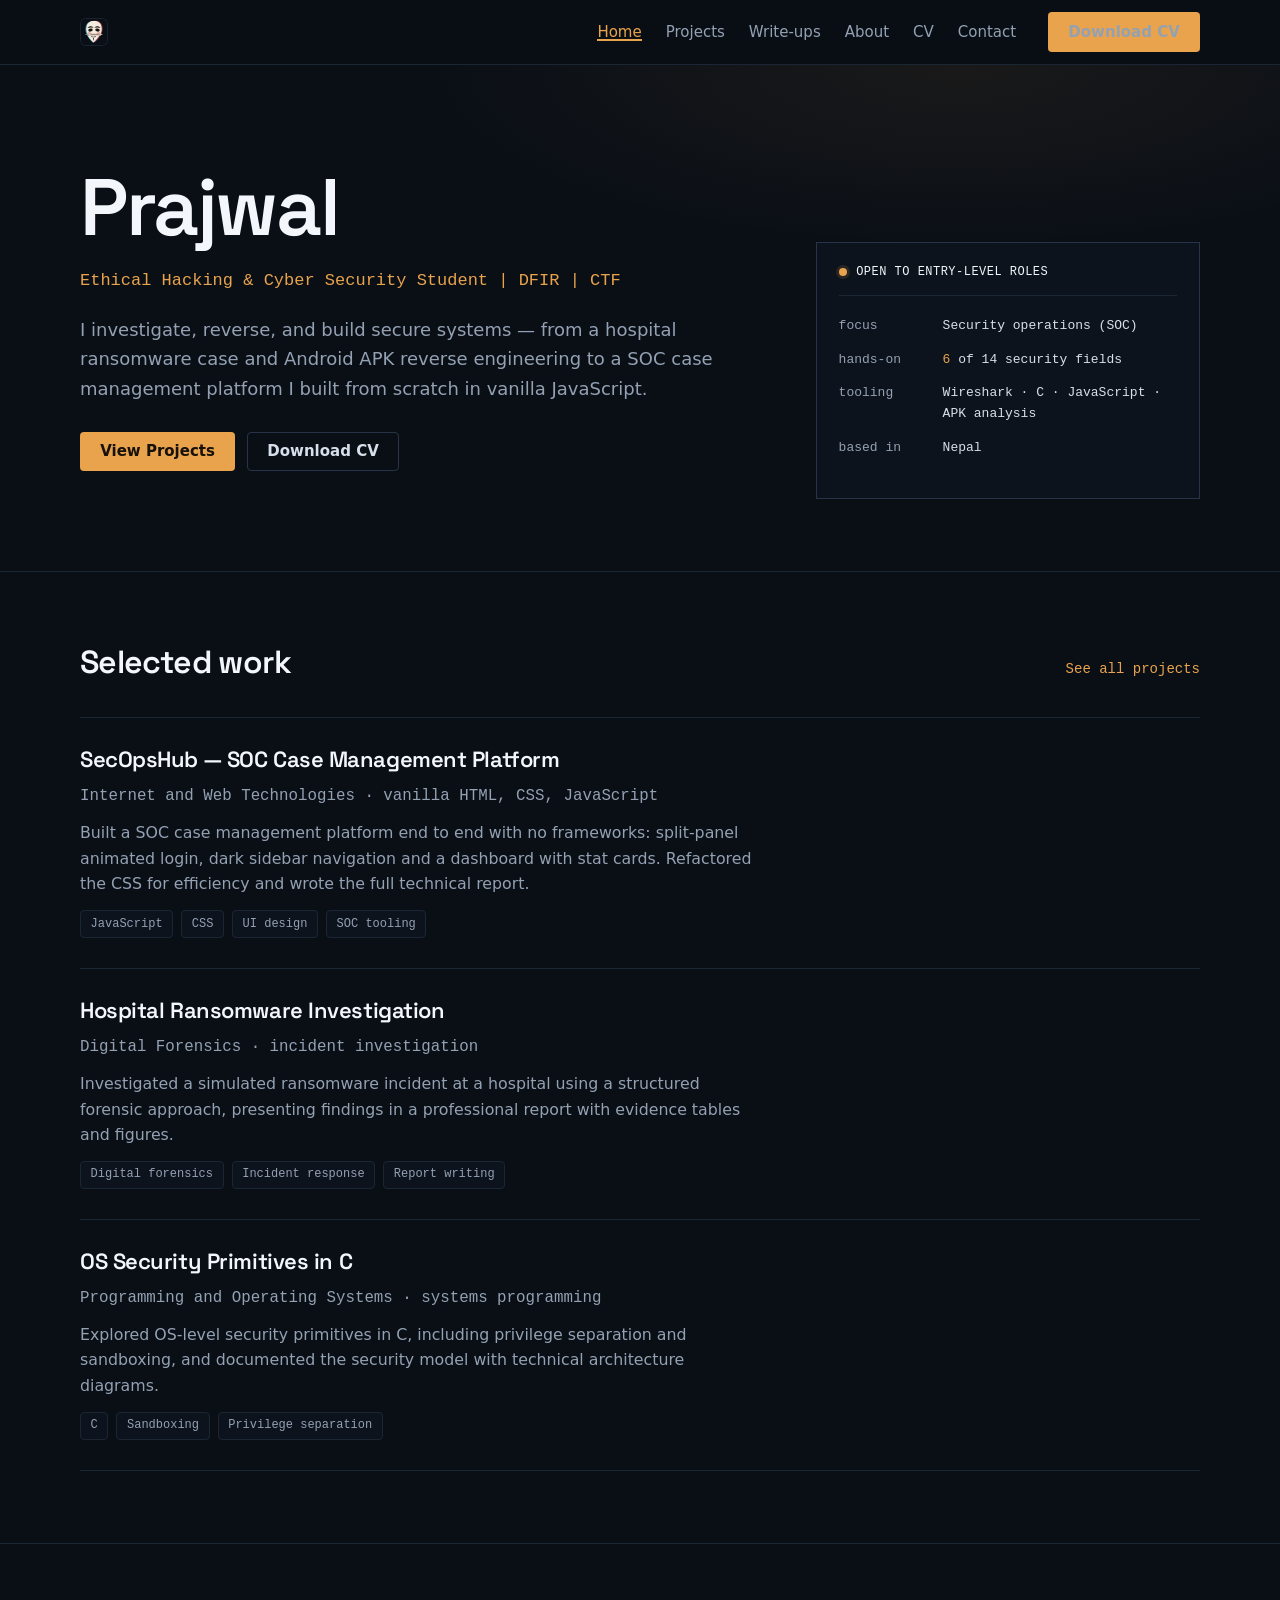
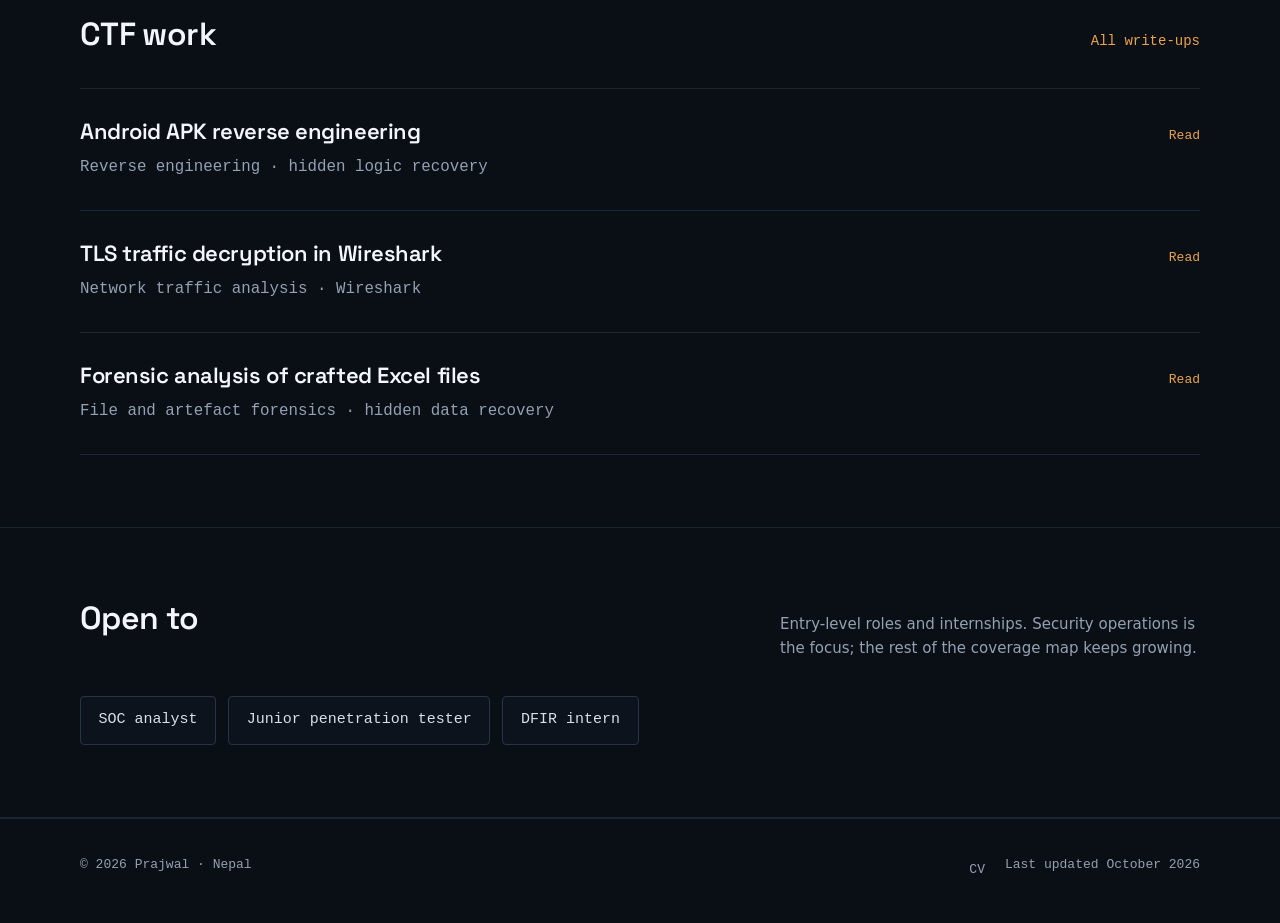
<file: prajwal/site/index.html>
<!DOCTYPE html>
<html lang="en">
<head>
  <meta charset="utf-8">
  <meta name="viewport" content="width=device-width, initial-scale=1">
  <title>Prajwal — Cyber Security Student, DFIR & CTF</title>
  <meta name="description" content="Prajwal, cyber security student (BSc Hons Ethical Hacking and Cyber Security). Hands-on digital forensics, reverse engineering, network analysis and SOC tooling. Projects, CTF write-ups and CV.">
  <meta name="color-scheme" content="dark">
  <meta name="theme-color" content="#0a0f16">
  <link rel="icon" href="assets/favicon.svg" type="image/svg+xml">
  <meta property="og:type" content="website">
  <meta property="og:title" content="Prajwal — Cyber Security Student, DFIR & CTF">
  <meta property="og:description" content="Hands-on digital forensics, reverse engineering, network analysis and SOC tooling. Projects, CTF write-ups and CV.">
  <meta name="twitter:card" content="summary">
  <link rel="preload" href="assets/fonts/space-grotesk-latin.woff2" as="font" type="font/woff2" crossorigin>
  <link rel="stylesheet" href="css/style.css">
</head>
<body>
  <a class="skip-link" href="#main">Skip to content</a>

  <header class="site-header">
    <div class="wrap nav-inner">
      <a class="brand" href="index.html" aria-label="Prajwal — home"><img class="brand-mark" src="assets/logo.svg" alt="Prajwal logo - fsociety-style mask" width="28" height="28"></a>
      <button class="nav-toggle" id="nav-toggle" aria-expanded="false" aria-controls="site-nav">menu</button>
      <nav id="site-nav" aria-label="Main">
        <ul>
          <li><a href="index.html">Home</a></li>
          <li><a href="projects.html">Projects</a></li>
          <li><a href="writeups.html">Write-ups</a></li>
          <li><a href="about.html">About</a></li>
          <li><a href="cv.html">CV</a></li>
          <li><a href="contact.html">Contact</a></li>
          <li class="nav-cta"><a class="btn btn-primary" href="cv.html">Download CV</a></li>
        </ul>
      </nav>
    </div>
  </header>

  <main id="main" tabindex="-1">
    <!-- ============ HERO ============ -->
    <section class="hero">
      <div class="wrap hero-grid">
        <div>
          <h1>Prajwal</h1>
          <p class="hero-role">Ethical Hacking &amp; Cyber Security Student | DFIR | CTF</p>
          <p class="lead">I investigate, reverse, and build secure systems — from a hospital ransomware case and Android APK reverse engineering to a SOC case management platform I built from scratch in vanilla JavaScript.</p>
          <div class="hero-actions">
            <a class="btn btn-primary" href="projects.html">View Projects</a>
            <a class="btn btn-ghost" href="cv.html">Download CV</a>
          </div>
          <div class="hero-social">
            <a data-link="github" href="#" data-fill data-label="GitHub">GitHub</a>
            <a data-link="linkedin" href="#" data-fill data-label="LinkedIn">LinkedIn</a>
            <a data-link="tryhackme" href="#" data-fill data-label="TryHackMe">TryHackMe</a>
            <a data-link="hackthebox" href="#" data-fill data-label="HackTheBox">HackTheBox</a>
          </div>
        </div>

        <aside class="status-panel" aria-label="Current status">
          <div class="status-head"><span class="status-dot" aria-hidden="true"></span> OPEN TO ENTRY-LEVEL ROLES</div>
          <dl>
            <div class="status-row"><dt>focus</dt><dd>Security operations (SOC)</dd></div>
            <div class="status-row"><dt>hands-on</dt><dd><b>6</b> of 14 security fields</dd></div>
            <div class="status-row"><dt>tooling</dt><dd>Wireshark · C · JavaScript · APK analysis</dd></div>
            <div class="status-row"><dt>based in</dt><dd><span data-site="country">Nepal</span></dd></div>
          </dl>
        </aside>
      </div>
    </section>

    <!-- ============ SELECTED WORK ============ -->
    <section class="section" aria-labelledby="work-h">
      <div class="wrap">
        <div class="section-head">
          <h2 id="work-h">Selected work</h2>
          <a class="section-link" href="projects.html">See all projects</a>
        </div>

        <div class="rows">
          <article class="row-item">
            <div>
              <h3>SecOpsHub — SOC Case Management Platform</h3>
              <p class="row-meta">Internet and Web Technologies · vanilla HTML, CSS, JavaScript</p>
              <p>Built a SOC case management platform end to end with no frameworks: split-panel animated login, dark sidebar navigation and a dashboard with stat cards. Refactored the CSS for efficiency and wrote the full technical report.</p>
              <ul class="tags">
                <li class="tag">JavaScript</li>
                <li class="tag">CSS</li>
                <li class="tag">UI design</li>
                <li class="tag">SOC tooling</li>
              </ul>
            </div>
            <div class="row-side">
              <div class="row-links">
                <a data-proj-link="secopshub:github" href="#">GitHub</a>
                <a data-proj-link="secopshub:demo" href="#">Live demo</a>
              </div>
            </div>
          </article>

          <article class="row-item">
            <div>
              <h3>Hospital Ransomware Investigation</h3>
              <p class="row-meta">Digital Forensics · incident investigation</p>
              <p>Investigated a simulated ransomware incident at a hospital using a structured forensic approach, presenting findings in a professional report with evidence tables and figures.</p>
              <ul class="tags">
                <li class="tag">Digital forensics</li>
                <li class="tag">Incident response</li>
                <li class="tag">Report writing</li>
              </ul>
            </div>
          </article>

          <article class="row-item">
            <div>
              <h3>OS Security Primitives in C</h3>
              <p class="row-meta">Programming and Operating Systems · systems programming</p>
              <p>Explored OS-level security primitives in C, including privilege separation and sandboxing, and documented the security model with technical architecture diagrams.</p>
              <ul class="tags">
                <li class="tag">C</li>
                <li class="tag">Sandboxing</li>
                <li class="tag">Privilege separation</li>
              </ul>
            </div>
          </article>
        </div>
      </div>
    </section>

    <!-- ============ CTF STRIP ============ -->
    <section class="section" aria-labelledby="ctf-h">
      <div class="wrap">
        <div class="section-head">
          <h2 id="ctf-h">CTF work</h2>
          <a class="section-link" href="writeups.html">All write-ups</a>
        </div>

        <div class="rows">
          <article class="row-item">
            <div>
              <h3>Android APK reverse engineering</h3>
              <p class="row-meta">Reverse engineering · hidden logic recovery</p>
            </div>
            <div class="row-side">
              <div class="row-links"><a href="writeups/apk-reverse-engineering.html">Read</a></div>
            </div>
          </article>
          <article class="row-item">
            <div>
              <h3>TLS traffic decryption in Wireshark</h3>
              <p class="row-meta">Network traffic analysis · Wireshark</p>
            </div>
            <div class="row-side">
              <div class="row-links"><a href="writeups/tls-decryption-wireshark.html">Read</a></div>
            </div>
          </article>
          <article class="row-item">
            <div>
              <h3>Forensic analysis of crafted Excel files</h3>
              <p class="row-meta">File and artefact forensics · hidden data recovery</p>
            </div>
            <div class="row-side">
              <div class="row-links"><a href="writeups/excel-forensics.html">Read</a></div>
            </div>
          </article>
        </div>
      </div>
    </section>

    <!-- ============ OPEN TO ============ -->
    <section class="section" aria-labelledby="open-h">
      <div class="wrap">
        <div class="section-head">
          <h2 id="open-h">Open to</h2>
          <p class="section-note">Entry-level roles and internships. Security operations is the focus; the rest of the coverage map keeps growing.</p>
        </div>
        <ul class="roles">
          <li>SOC analyst</li>
          <li>Junior penetration tester</li>
          <li>DFIR intern</li>
        </ul>
      </div>
    </section>
  </main>

  <footer class="site-footer">
    <div class="wrap footer-inner">
      <div>© <span data-year>2026</span> Prajwal · <span data-site="country">Nepal</span></div>
      <div class="footer-links">
        <a href="cv.html">CV</a>
        <a data-link="github" href="#">GitHub</a>
        <a data-link="linkedin" href="#">LinkedIn</a>
        <a data-link="tryhackme" href="#">TryHackMe</a>
        <span>Last updated <span data-site="lastUpdated">October 2026</span></span>
      </div>
    </div>
  </footer>

  <script defer src="js/content.js"></script>
  <script defer src="js/main.js"></script>
</body>
</html>
</file>
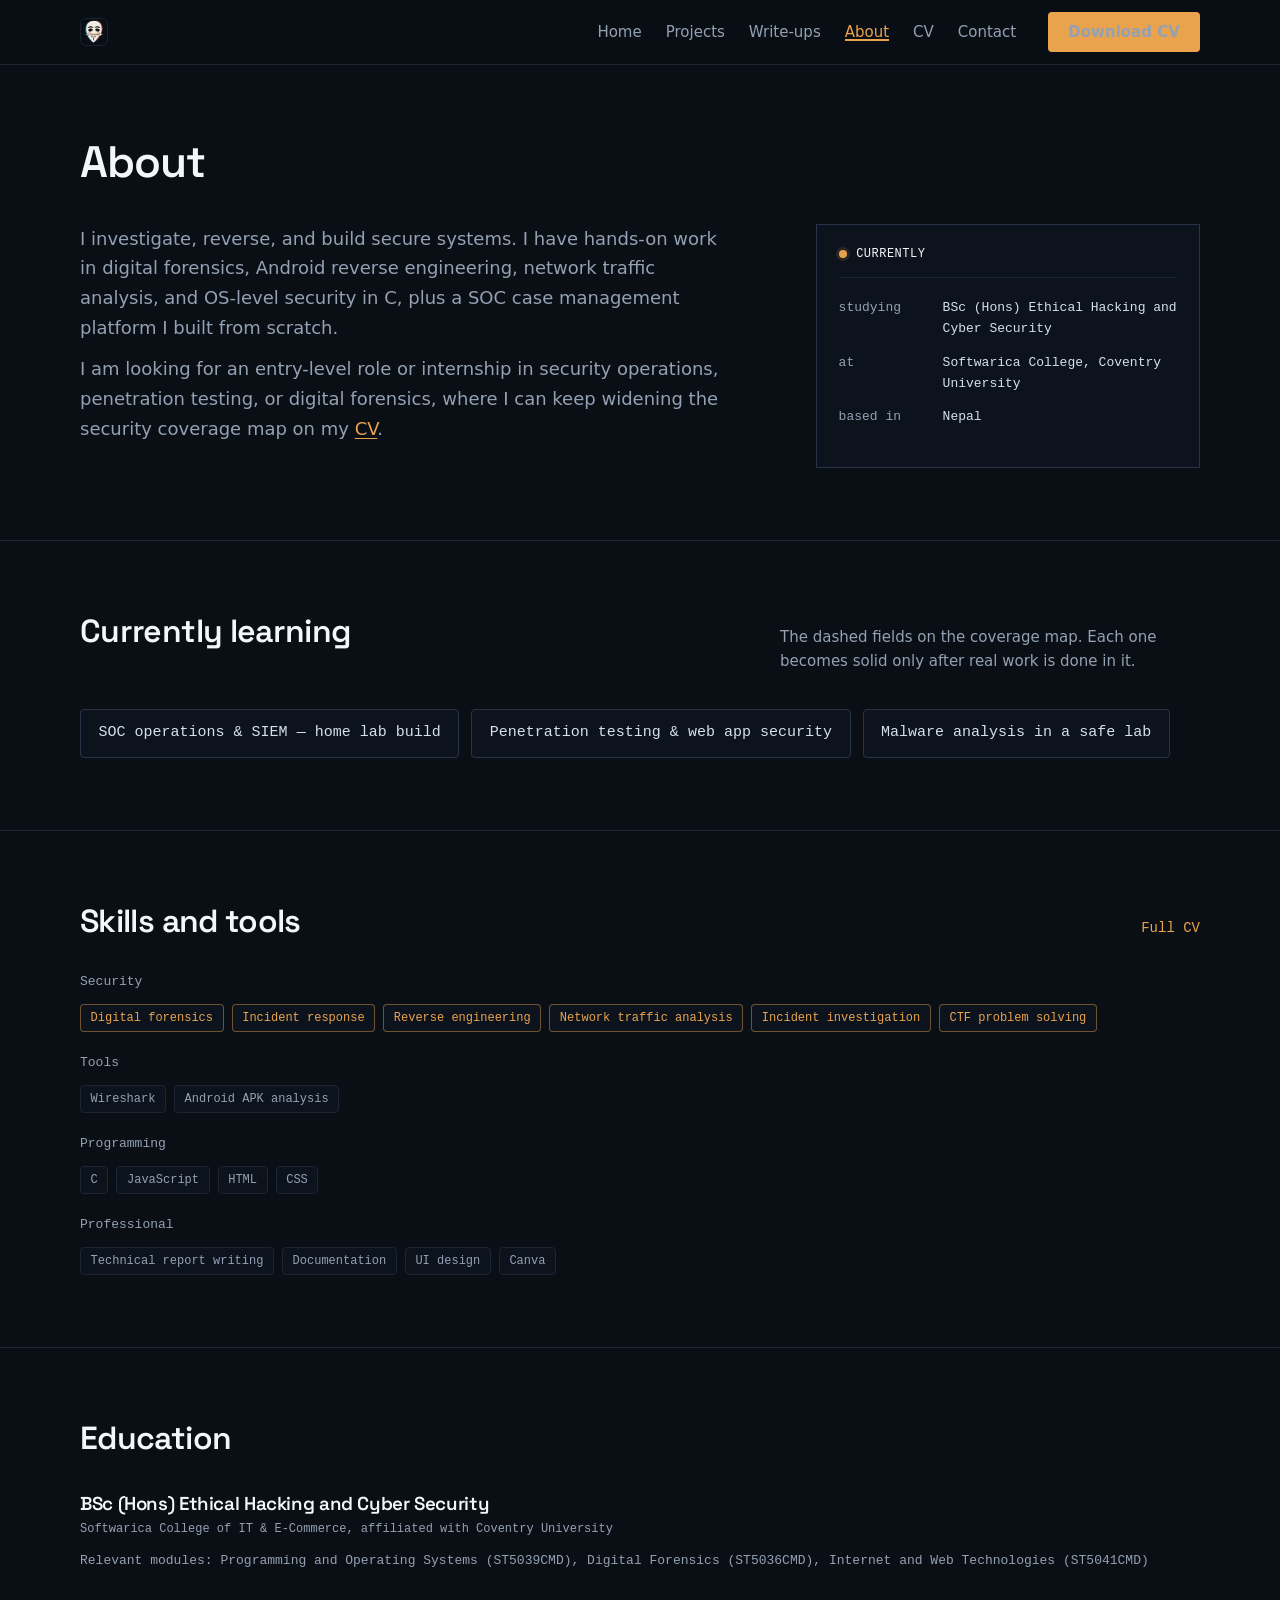
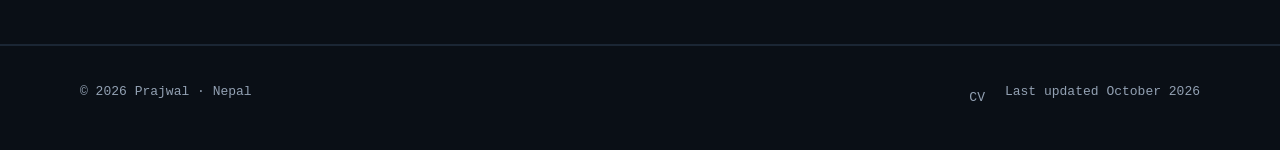
<file: prajwal/site/about.html>
<!DOCTYPE html>
<html lang="en">
<head>
  <meta charset="utf-8">
  <meta name="viewport" content="width=device-width, initial-scale=1">
  <title>About — Prajwal</title>
  <meta name="description" content="About Prajwal — cyber security student focused on security operations, digital forensics and reverse engineering. Studies, skills and current learning path.">
  <meta name="color-scheme" content="dark">
  <meta name="theme-color" content="#0a0f16">
  <link rel="icon" href="assets/favicon.svg" type="image/svg+xml">
  <meta property="og:type" content="website">
  <meta property="og:title" content="About — Prajwal">
  <meta property="og:description" content="Cyber security student, SOC-focused, hands-on in DFIR, reverse engineering and network analysis.">
  <meta name="twitter:card" content="summary">
  <link rel="preload" href="assets/fonts/space-grotesk-latin.woff2" as="font" type="font/woff2" crossorigin>
  <link rel="stylesheet" href="css/style.css">
</head>
<body>
  <a class="skip-link" href="#main">Skip to content</a>

  <header class="site-header">
    <div class="wrap nav-inner">
      <a class="brand" href="index.html" aria-label="Prajwal — home"><img class="brand-mark" src="assets/logo.svg" alt="" width="28" height="28"></a>
      <button class="nav-toggle" id="nav-toggle" aria-expanded="false" aria-controls="site-nav">menu</button>
      <nav id="site-nav" aria-label="Main">
        <ul>
          <li><a href="index.html">Home</a></li>
          <li><a href="projects.html">Projects</a></li>
          <li><a href="writeups.html">Write-ups</a></li>
          <li><a href="about.html">About</a></li>
          <li><a href="cv.html">CV</a></li>
          <li><a href="contact.html">Contact</a></li>
          <li class="nav-cta"><a class="btn btn-primary" href="cv.html">Download CV</a></li>
        </ul>
      </nav>
    </div>
  </header>

  <main id="main" tabindex="-1">
    <!-- ABOUT -->
    <section class="section" aria-labelledby="about-h">
      <div class="wrap">
        <div class="section-head">
          <div>
            <h1 id="about-h" class="page-title">About</h1>
          </div>
        </div>
        <div class="about-grid">
          <div>
            <p class="lead">I investigate, reverse, and build secure systems. I have hands-on work in digital forensics, Android reverse engineering, network traffic analysis, and OS-level security in C, plus a SOC case management platform I built from scratch.</p>
            <p class="lead mt-sm">I am looking for an entry-level role or internship in security operations, penetration testing, or digital forensics, where I can keep widening the security coverage map on my <a href="cv.html">CV</a>.</p>
          </div>
          <aside class="status-panel" aria-label="Study details">
            <div class="status-head"><span class="status-dot" aria-hidden="true"></span> CURRENTLY</div>
            <dl>
              <div class="status-row"><dt>studying</dt><dd>BSc (Hons) Ethical Hacking and Cyber Security</dd></div>
              <div class="status-row"><dt>at</dt><dd>Softwarica College, Coventry University</dd></div>
              <div class="status-row"><dt>based in</dt><dd><span data-site="location">Nepal</span></dd></div>
            </dl>
          </aside>
        </div>
      </div>
    </section>

    <!-- CURRENTLY LEARNING -->
    <section class="section" aria-labelledby="learn-h">
      <div class="wrap">
        <div class="section-head">
          <h2 id="learn-h">Currently learning</h2>
          <p class="section-note">The dashed fields on the coverage map. Each one becomes solid only after real work is done in it.</p>
        </div>
        <ul class="roles">
          <li>SOC operations &amp; SIEM — home lab build</li>
          <li>Penetration testing &amp; web app security</li>
          <li>Malware analysis in a safe lab</li>
        </ul>
      </div>
    </section>

    <!-- SKILLS -->
    <section class="section" aria-labelledby="skills-h">
      <div class="wrap">
        <div class="section-head">
          <h2 id="skills-h">Skills and tools</h2>
          <a class="section-link" href="cv.html">Full CV</a>
        </div>
        <div class="badge-group">
          <h3>Security</h3>
          <ul class="badges">
            <li class="badge badge--key">Digital forensics</li>
            <li class="badge badge--key">Incident response</li>
            <li class="badge badge--key">Reverse engineering</li>
            <li class="badge badge--key">Network traffic analysis</li>
            <li class="badge badge--key">Incident investigation</li>
            <li class="badge badge--key">CTF problem solving</li>
          </ul>
        </div>
        <div class="badge-group">
          <h3>Tools</h3>
          <ul class="badges">
            <li class="badge">Wireshark</li>
            <li class="badge">Android APK analysis</li>
          </ul>
        </div>
        <div class="badge-group">
          <h3>Programming</h3>
          <ul class="badges">
            <li class="badge">C</li>
            <li class="badge">JavaScript</li>
            <li class="badge">HTML</li>
            <li class="badge">CSS</li>
          </ul>
        </div>
        <div class="badge-group">
          <h3>Professional</h3>
          <ul class="badges">
            <li class="badge">Technical report writing</li>
            <li class="badge">Documentation</li>
            <li class="badge">UI design</li>
            <li class="badge">Canva</li>
          </ul>
        </div>
      </div>
    </section>

    <!-- EDUCATION -->
    <section class="section" aria-labelledby="edu-h">
      <div class="wrap">
        <div class="section-head">
          <h2 id="edu-h">Education</h2>
        </div>
        <div class="cv-block">
          <h3>BSc (Hons) Ethical Hacking and Cyber Security</h3>
          <p class="cv-kicker">Softwarica College of IT &amp; E-Commerce, affiliated with Coventry University</p>
          <p class="cv-inline">
            <span data-dates hidden></span>
            <span data-site="grade"></span>
          </p>
          <p class="cv-inline mt-sm">Relevant modules: Programming and Operating Systems (ST5039CMD), Digital Forensics (ST5036CMD), Internet and Web Technologies (ST5041CMD)</p>
        </div>
      </div>
    </section>

    <!-- CERTIFICATIONS -->
    <section class="section" aria-labelledby="certs-h" data-certs-list-wrap hidden>
      <div class="wrap">
        <div class="section-head">
          <h2 id="certs-h">Certifications</h2>
        </div>
        <ul class="def-list" data-certs-list></ul>
      </div>
    </section>

    <!-- ACHIEVEMENTS -->
    <section class="section" aria-labelledby="ach-h" data-achievements-list-wrap hidden>
      <div class="wrap">
        <div class="section-head">
          <h2 id="ach-h">Achievements</h2>
        </div>
        <ul class="bullets" data-achievements-list></ul>
      </div>
    </section>

    <!-- LANGUAGES -->
    <section class="section" aria-labelledby="lang-h" data-languages-list-wrap hidden>
      <div class="wrap">
        <div class="section-head">
          <h2 id="lang-h">Languages</h2>
        </div>
        <ul class="def-list" data-languages-list></ul>
      </div>
    </section>
  </main>

  <footer class="site-footer">
    <div class="wrap footer-inner">
      <div>© <span data-year>2026</span> Prajwal · <span data-site="country">Nepal</span></div>
      <div class="footer-links">
        <a href="cv.html">CV</a>
        <a data-link="github" href="#">GitHub</a>
        <a data-link="linkedin" href="#">LinkedIn</a>
        <a data-link="tryhackme" href="#">TryHackMe</a>
        <span>Last updated <span data-site="lastUpdated">October 2026</span></span>
      </div>
    </div>
  </footer>

  <script defer src="js/content.js"></script>
  <script defer src="js/main.js"></script>
</body>
</html>
</file>
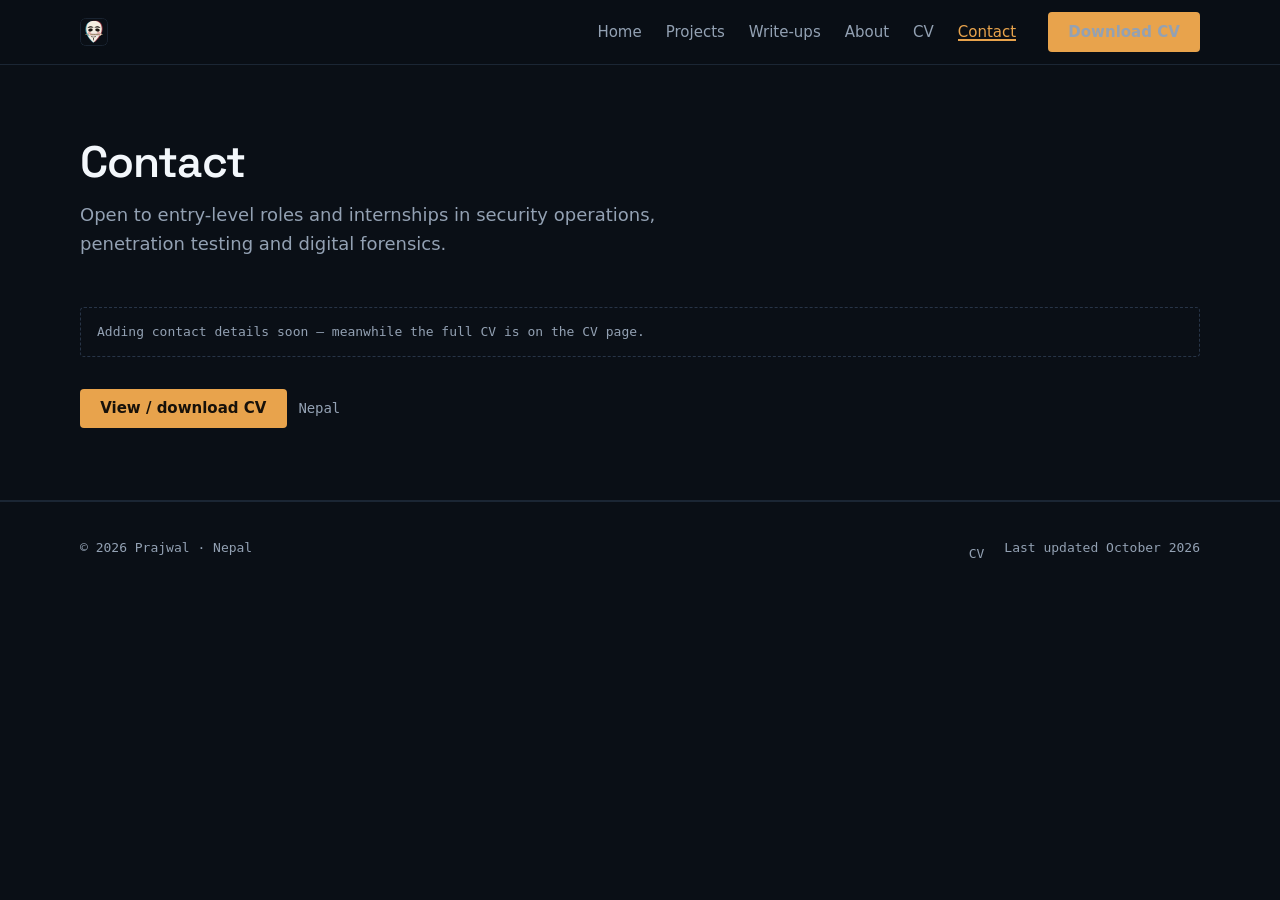
<file: prajwal/site/contact.html>
<!DOCTYPE html>
<html lang="en">
<head>
  <meta charset="utf-8">
  <meta name="viewport" content="width=device-width, initial-scale=1">
  <title>Contact — Prajwal</title>
  <meta name="description" content="Contact Prajwal — cyber security student open to entry-level SOC, pentest and DFIR roles and internships.">
  <meta name="color-scheme" content="dark">
  <meta name="theme-color" content="#0a0f16">
  <link rel="icon" href="assets/favicon.svg" type="image/svg+xml">
  <meta property="og:type" content="website">
  <meta property="og:title" content="Contact — Prajwal">
  <meta property="og:description" content="Open to entry-level SOC, pentest and DFIR roles and internships.">
  <meta name="twitter:card" content="summary">
  <link rel="preload" href="assets/fonts/space-grotesk-latin.woff2" as="font" type="font/woff2" crossorigin>
  <link rel="stylesheet" href="css/style.css">
</head>
<body>
  <a class="skip-link" href="#main">Skip to content</a>

  <header class="site-header">
    <div class="wrap nav-inner">
      <a class="brand" href="index.html" aria-label="Prajwal — home"><img class="brand-mark" src="assets/logo.svg" alt="" width="28" height="28"></a>
      <button class="nav-toggle" id="nav-toggle" aria-expanded="false" aria-controls="site-nav">menu</button>
      <nav id="site-nav" aria-label="Main">
        <ul>
          <li><a href="index.html">Home</a></li>
          <li><a href="projects.html">Projects</a></li>
          <li><a href="writeups.html">Write-ups</a></li>
          <li><a href="about.html">About</a></li>
          <li><a href="cv.html">CV</a></li>
          <li><a href="contact.html">Contact</a></li>
          <li class="nav-cta"><a class="btn btn-primary" href="cv.html">Download CV</a></li>
        </ul>
      </nav>
    </div>
  </header>

  <main id="main" tabindex="-1">
    <section class="section" aria-labelledby="contact-h">
      <div class="wrap">
        <div class="section-head">
          <div>
            <h1 id="contact-h" class="page-title">Contact</h1>
            <p class="lead page-lead">Open to entry-level roles and internships in security operations, penetration testing and digital forensics.</p>
          </div>
        </div>

        <ul class="contact-links">
          <li><a data-link="email" href="#"><span>Email</span><span class="val" data-site="link:email"></span></a></li>
          <li><a data-link="github" href="#"><span>GitHub</span><span class="val">profile</span></a></li>
          <li><a data-link="linkedin" href="#"><span>LinkedIn</span><span class="val">profile</span></a></li>
          <li><a data-link="tryhackme" href="#"><span>TryHackMe</span><span class="val">profile</span></a></li>
          <li><a data-link="hackthebox" href="#"><span>HackTheBox</span><span class="val">profile</span></a></li>
        </ul>

        <p class="empty-note mt-sm" id="contact-empty" hidden>Adding contact details soon — meanwhile the full CV is on the CV page.</p>

        <div class="hero-actions mt-lg">
          <a class="btn btn-primary" href="cv.html">View / download CV</a>
          <span class="mono muted"><span data-site="location">Nepal</span></span>
        </div>
      </div>
    </section>
  </main>

  <footer class="site-footer">
    <div class="wrap footer-inner">
      <div>© <span data-year>2026</span> Prajwal · <span data-site="country">Nepal</span></div>
      <div class="footer-links">
        <a href="cv.html">CV</a>
        <a data-link="github" href="#">GitHub</a>
        <a data-link="linkedin" href="#">LinkedIn</a>
        <a data-link="tryhackme" href="#">TryHackMe</a>
        <span>Last updated <span data-site="lastUpdated">October 2026</span></span>
      </div>
    </div>
  </footer>

  <script defer src="js/content.js"></script>
  <script defer src="js/main.js"></script>
</body>
</html>
</file>
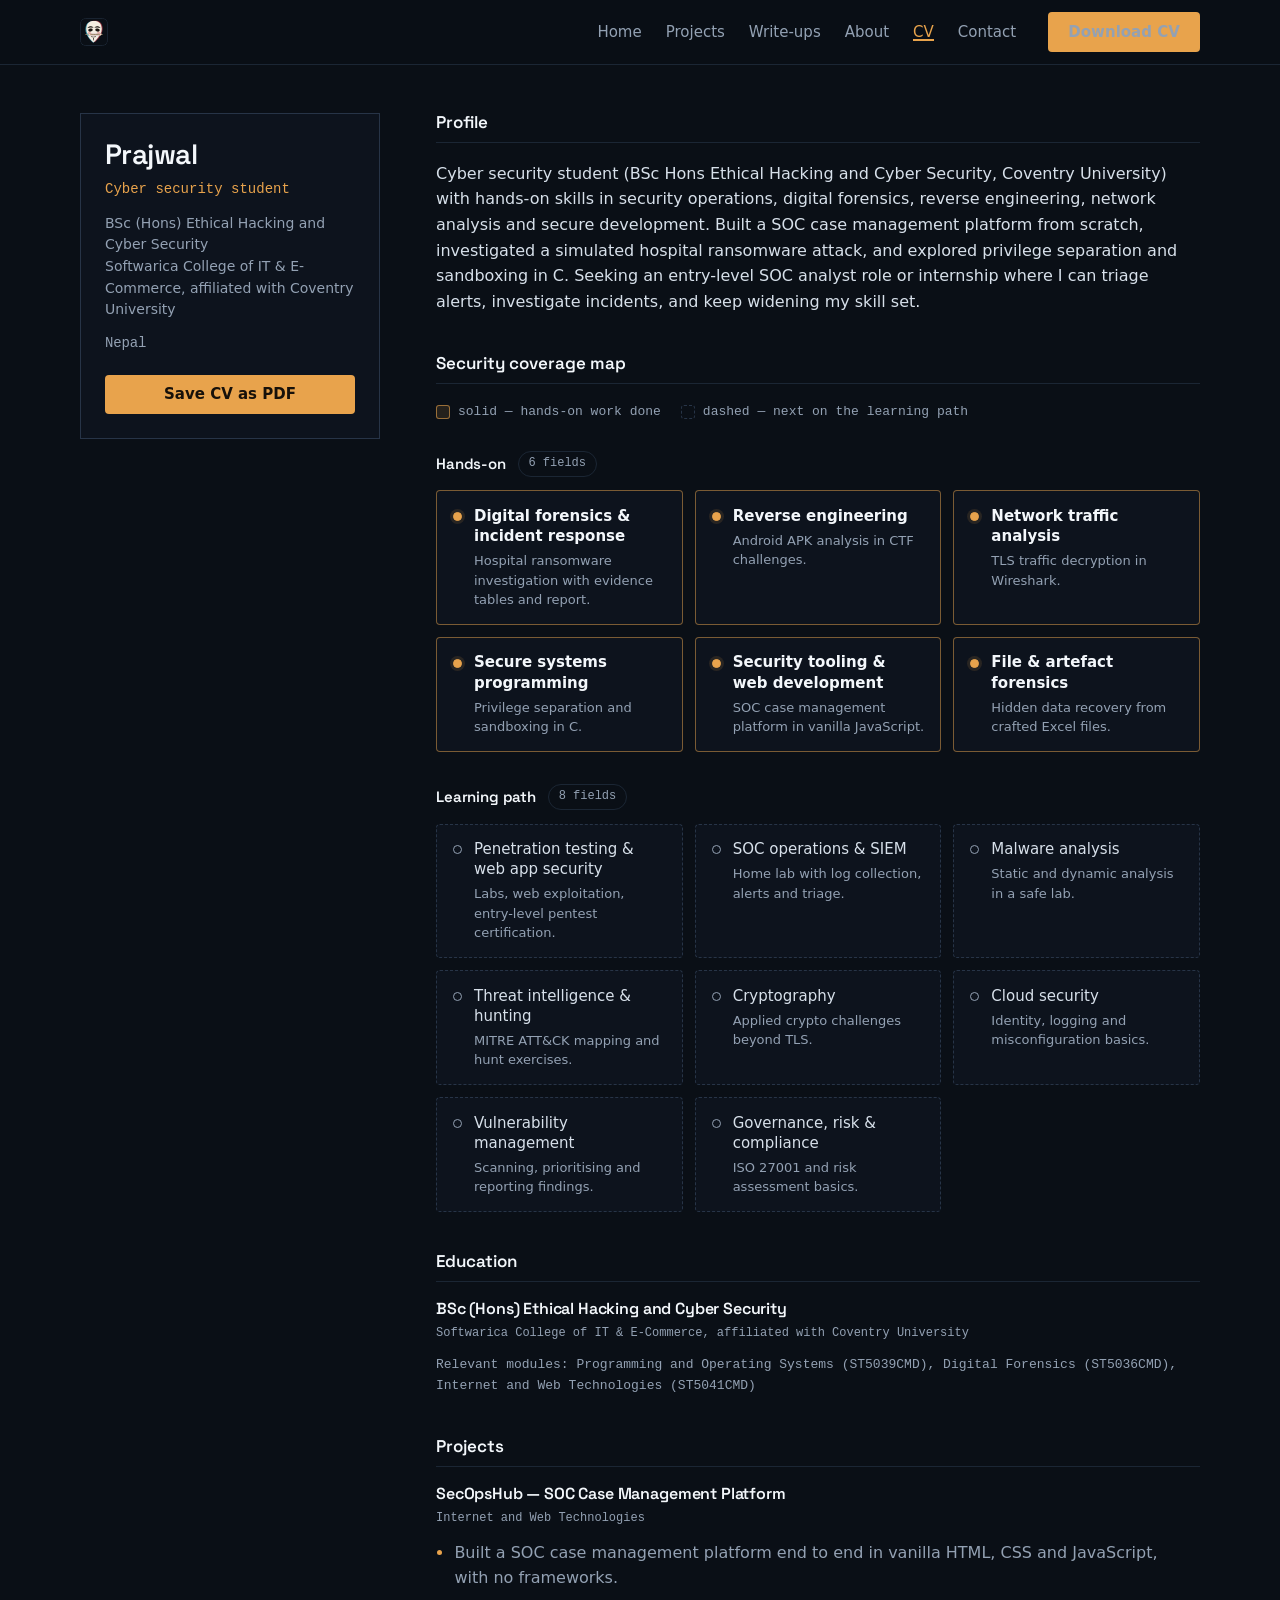
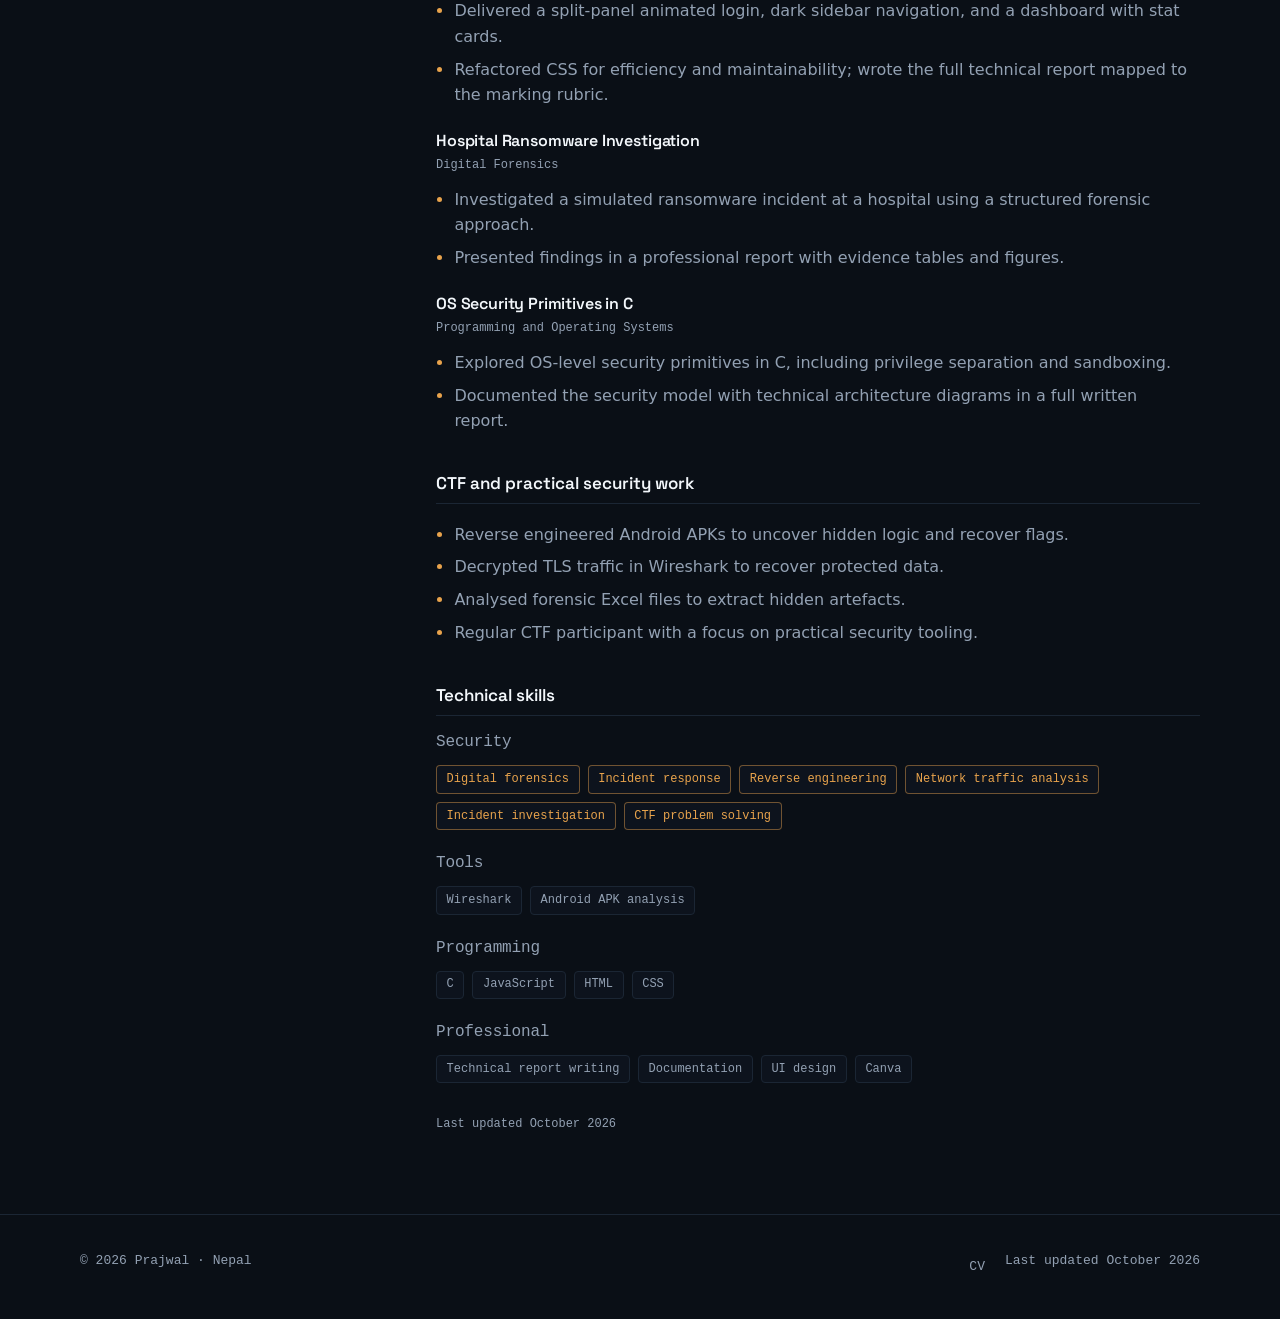
<file: prajwal/site/cv.html>
<!DOCTYPE html>
<html lang="en">
<head>
  <meta charset="utf-8">
  <meta name="viewport" content="width=device-width, initial-scale=1">
  <title>CV — Prajwal</title>
  <meta name="description" content="CV of Prajwal, cyber security student — security operations focus with hands-on digital forensics, reverse engineering and network analysis. Save as PDF.">
  <meta name="color-scheme" content="dark">
  <meta name="theme-color" content="#0a0f16">
  <link rel="icon" href="assets/favicon.svg" type="image/svg+xml">
  <meta property="og:type" content="profile">
  <meta property="og:title" content="CV — Prajwal">
  <meta property="og:description" content="Cyber security student CV with a 14-field security coverage map. Save as PDF.">
  <meta name="twitter:card" content="summary">
  <link rel="preload" href="assets/fonts/space-grotesk-latin.woff2" as="font" type="font/woff2" crossorigin>
  <link rel="stylesheet" href="css/style.css">
</head>
<body>
  <a class="skip-link" href="#main">Skip to content</a>

  <header class="site-header">
    <div class="wrap nav-inner">
      <a class="brand" href="index.html" aria-label="Prajwal — home"><img class="brand-mark" src="assets/logo.svg" alt="" width="28" height="28"></a>
      <button class="nav-toggle" id="nav-toggle" aria-expanded="false" aria-controls="site-nav">menu</button>
      <nav id="site-nav" aria-label="Main">
        <ul>
          <li><a href="index.html">Home</a></li>
          <li><a href="projects.html">Projects</a></li>
          <li><a href="writeups.html">Write-ups</a></li>
          <li><a href="about.html">About</a></li>
          <li><a href="cv.html">CV</a></li>
          <li><a href="contact.html">Contact</a></li>
          <li class="nav-cta"><a class="btn btn-primary" href="cv.html">Download CV</a></li>
        </ul>
      </nav>
    </div>
  </header>

  <main id="main" tabindex="-1">
    <div class="wrap cv-layout">

      <!-- ============ SIDE PANEL ============ -->
      <aside class="cv-side" aria-label="Profile summary">
        <h1 data-site="name">Prajwal</h1>
        <p class="cv-role" data-site="role">Cyber security student</p>
        <p class="cv-study">BSc (Hons) Ethical Hacking and Cyber Security<br>Softwarica College of IT &amp; E-Commerce, affiliated with Coventry University</p>
        <p class="cv-study mono" data-site="location">Nepal</p>

        <ul class="cv-links">
          <li><a data-link="email" href="#" data-fill>Email</a></li>
          <li><a data-link="github" href="#" data-fill data-label="GitHub">GitHub</a></li>
          <li><a data-link="linkedin" href="#" data-fill data-label="LinkedIn">LinkedIn</a></li>
          <li><a data-link="tryhackme" href="#" data-fill data-label="TryHackMe">TryHackMe</a></li>
          <li><a data-link="hackthebox" href="#" data-fill data-label="HackTheBox">HackTheBox</a></li>
        </ul>

        <button class="btn btn-primary no-print" data-print type="button">Save CV as PDF</button>
      </aside>

      <!-- ============ MAIN CV ============ -->
      <div class="cv-body">

        <!-- PROFILE -->
        <section class="cv-section" aria-labelledby="cv-profile">
          <h2 id="cv-profile">Profile</h2>
          <p>Cyber security student (BSc Hons Ethical Hacking and Cyber Security, Coventry University) with hands-on skills in security operations, digital forensics, reverse engineering, network analysis and secure development. Built a SOC case management platform from scratch, investigated a simulated hospital ransomware attack, and explored privilege separation and sandboxing in C. Seeking an entry-level SOC analyst role or internship where I can triage alerts, investigate incidents, and keep widening my skill set.</p>
        </section>

        <!-- COVERAGE MAP -->
        <section class="cv-section" aria-labelledby="cv-map">
          <h2 id="cv-map">Security coverage map</h2>
          <div class="legend">
            <span><i class="sw-solid" aria-hidden="true"></i> solid — hands-on work done</span>
            <span><i class="sw-dashed" aria-hidden="true"></i> dashed — next on the learning path</span>
          </div>

          <div class="field-group">
            <div class="field-group-head">
              <h3>Hands-on</h3>
              <span class="count-chip">6 fields</span>
            </div>
            <div class="fields">
              <div class="field field--solid">
                <span class="fdot" aria-hidden="true"></span>
                <div>
                  <strong>Digital forensics &amp; incident response</strong>
                  <small>Hospital ransomware investigation with evidence tables and report.</small>
                </div>
              </div>
              <div class="field field--solid">
                <span class="fdot" aria-hidden="true"></span>
                <div>
                  <strong>Reverse engineering</strong>
                  <small>Android APK analysis in CTF challenges.</small>
                </div>
              </div>
              <div class="field field--solid">
                <span class="fdot" aria-hidden="true"></span>
                <div>
                  <strong>Network traffic analysis</strong>
                  <small>TLS traffic decryption in Wireshark.</small>
                </div>
              </div>
              <div class="field field--solid">
                <span class="fdot" aria-hidden="true"></span>
                <div>
                  <strong>Secure systems programming</strong>
                  <small>Privilege separation and sandboxing in C.</small>
                </div>
              </div>
              <div class="field field--solid">
                <span class="fdot" aria-hidden="true"></span>
                <div>
                  <strong>Security tooling &amp; web development</strong>
                  <small>SOC case management platform in vanilla JavaScript.</small>
                </div>
              </div>
              <div class="field field--solid">
                <span class="fdot" aria-hidden="true"></span>
                <div>
                  <strong>File &amp; artefact forensics</strong>
                  <small>Hidden data recovery from crafted Excel files.</small>
                </div>
              </div>
            </div>
          </div>

          <div class="field-group">
            <div class="field-group-head">
              <h3>Learning path</h3>
              <span class="count-chip">8 fields</span>
            </div>
            <div class="fields">
              <div class="field field--dashed">
                <span class="fdot" aria-hidden="true"></span>
                <div>
                  <strong>Penetration testing &amp; web app security</strong>
                  <small>Labs, web exploitation, entry-level pentest certification.</small>
                </div>
              </div>
              <div class="field field--dashed">
                <span class="fdot" aria-hidden="true"></span>
                <div>
                  <strong>SOC operations &amp; SIEM</strong>
                  <small>Home lab with log collection, alerts and triage.</small>
                </div>
              </div>
              <div class="field field--dashed">
                <span class="fdot" aria-hidden="true"></span>
                <div>
                  <strong>Malware analysis</strong>
                  <small>Static and dynamic analysis in a safe lab.</small>
                </div>
              </div>
              <div class="field field--dashed">
                <span class="fdot" aria-hidden="true"></span>
                <div>
                  <strong>Threat intelligence &amp; hunting</strong>
                  <small>MITRE ATT&amp;CK mapping and hunt exercises.</small>
                </div>
              </div>
              <div class="field field--dashed">
                <span class="fdot" aria-hidden="true"></span>
                <div>
                  <strong>Cryptography</strong>
                  <small>Applied crypto challenges beyond TLS.</small>
                </div>
              </div>
              <div class="field field--dashed">
                <span class="fdot" aria-hidden="true"></span>
                <div>
                  <strong>Cloud security</strong>
                  <small>Identity, logging and misconfiguration basics.</small>
                </div>
              </div>
              <div class="field field--dashed">
                <span class="fdot" aria-hidden="true"></span>
                <div>
                  <strong>Vulnerability management</strong>
                  <small>Scanning, prioritising and reporting findings.</small>
                </div>
              </div>
              <div class="field field--dashed">
                <span class="fdot" aria-hidden="true"></span>
                <div>
                  <strong>Governance, risk &amp; compliance</strong>
                  <small>ISO 27001 and risk assessment basics.</small>
                </div>
              </div>
            </div>
          </div>
        </section>

        <!-- EDUCATION -->
        <section class="cv-section" aria-labelledby="cv-edu">
          <h2 id="cv-edu">Education</h2>
          <div class="cv-block">
            <h3>BSc (Hons) Ethical Hacking and Cyber Security</h3>
            <p class="cv-kicker">Softwarica College of IT &amp; E-Commerce, affiliated with Coventry University</p>
            <p class="cv-inline">
              <span data-dates hidden></span>
              <span data-site="grade"></span>
            </p>
            <p class="cv-inline mt-sm">Relevant modules: Programming and Operating Systems (ST5039CMD), Digital Forensics (ST5036CMD), Internet and Web Technologies (ST5041CMD)</p>
          </div>
        </section>

        <!-- PROJECTS -->
        <section class="cv-section" aria-labelledby="cv-proj">
          <h2 id="cv-proj">Projects</h2>

          <div class="cv-block">
            <h3>SecOpsHub — SOC Case Management Platform</h3>
            <p class="cv-kicker">Internet and Web Technologies</p>
            <ul class="bullets">
              <li>Built a SOC case management platform end to end in vanilla HTML, CSS and JavaScript, with no frameworks.</li>
              <li>Delivered a split-panel animated login, dark sidebar navigation, and a dashboard with stat cards.</li>
              <li>Refactored CSS for efficiency and maintainability; wrote the full technical report mapped to the marking rubric.</li>
            </ul>
          </div>

          <div class="cv-block">
            <h3>Hospital Ransomware Investigation</h3>
            <p class="cv-kicker">Digital Forensics</p>
            <ul class="bullets">
              <li>Investigated a simulated ransomware incident at a hospital using a structured forensic approach.</li>
              <li>Presented findings in a professional report with evidence tables and figures.</li>
            </ul>
          </div>

          <div class="cv-block">
            <h3>OS Security Primitives in C</h3>
            <p class="cv-kicker">Programming and Operating Systems</p>
            <ul class="bullets">
              <li>Explored OS-level security primitives in C, including privilege separation and sandboxing.</li>
              <li>Documented the security model with technical architecture diagrams in a full written report.</li>
            </ul>
          </div>
        </section>

        <!-- CTF -->
        <section class="cv-section" aria-labelledby="cv-ctf">
          <h2 id="cv-ctf">CTF and practical security work</h2>
          <ul class="bullets">
            <li>Reverse engineered Android APKs to uncover hidden logic and recover flags.</li>
            <li>Decrypted TLS traffic in Wireshark to recover protected data.</li>
            <li>Analysed forensic Excel files to extract hidden artefacts.</li>
            <li>Regular CTF participant with a focus on practical security tooling.</li>
          </ul>
        </section>

        <!-- SKILLS -->
        <section class="cv-section" aria-labelledby="cv-skills">
          <h2 id="cv-skills">Technical skills</h2>
          <div class="badge-group">
            <h3>Security</h3>
            <ul class="badges">
              <li class="badge badge--key">Digital forensics</li>
              <li class="badge badge--key">Incident response</li>
              <li class="badge badge--key">Reverse engineering</li>
              <li class="badge badge--key">Network traffic analysis</li>
              <li class="badge badge--key">Incident investigation</li>
              <li class="badge badge--key">CTF problem solving</li>
            </ul>
          </div>
          <div class="badge-group">
            <h3>Tools</h3>
            <ul class="badges">
              <li class="badge">Wireshark</li>
              <li class="badge">Android APK analysis</li>
            </ul>
          </div>
          <div class="badge-group">
            <h3>Programming</h3>
            <ul class="badges">
              <li class="badge">C</li>
              <li class="badge">JavaScript</li>
              <li class="badge">HTML</li>
              <li class="badge">CSS</li>
            </ul>
          </div>
          <div class="badge-group">
            <h3>Professional</h3>
            <ul class="badges">
              <li class="badge">Technical report writing</li>
              <li class="badge">Documentation</li>
              <li class="badge">UI design</li>
              <li class="badge">Canva</li>
            </ul>
          </div>
        </section>

        <!-- CERTIFICATIONS -->
        <section class="cv-section" aria-labelledby="cv-certs" data-certs hidden>
          <h2 id="cv-certs">Certifications</h2>
          <ul class="def-list" data-certs-list></ul>
        </section>

        <!-- ACHIEVEMENTS -->
        <section class="cv-section" aria-labelledby="cv-ach" data-achievements hidden>
          <h2 id="cv-ach">Achievements</h2>
          <ul class="bullets" data-achievements-list></ul>
        </section>

        <!-- LANGUAGES -->
        <section class="cv-section" aria-labelledby="cv-lang" data-languages hidden>
          <h2 id="cv-lang">Languages</h2>
          <ul class="def-list" data-languages-list></ul>
        </section>

        <p class="cv-kicker mt-lg">Last updated <span data-site="lastUpdated">October 2026</span></p>
      </div>
    </div>
  </main>

  <footer class="site-footer">
    <div class="wrap footer-inner">
      <div>© <span data-year>2026</span> Prajwal · <span data-site="country">Nepal</span></div>
      <div class="footer-links">
        <a href="cv.html">CV</a>
        <a data-link="github" href="#">GitHub</a>
        <a data-link="linkedin" href="#">LinkedIn</a>
        <a data-link="tryhackme" href="#">TryHackMe</a>
        <span>Last updated <span data-site="lastUpdated">October 2026</span></span>
      </div>
    </div>
  </footer>

  <script defer src="js/content.js"></script>
  <script defer src="js/main.js"></script>
</body>
</html>
</file>
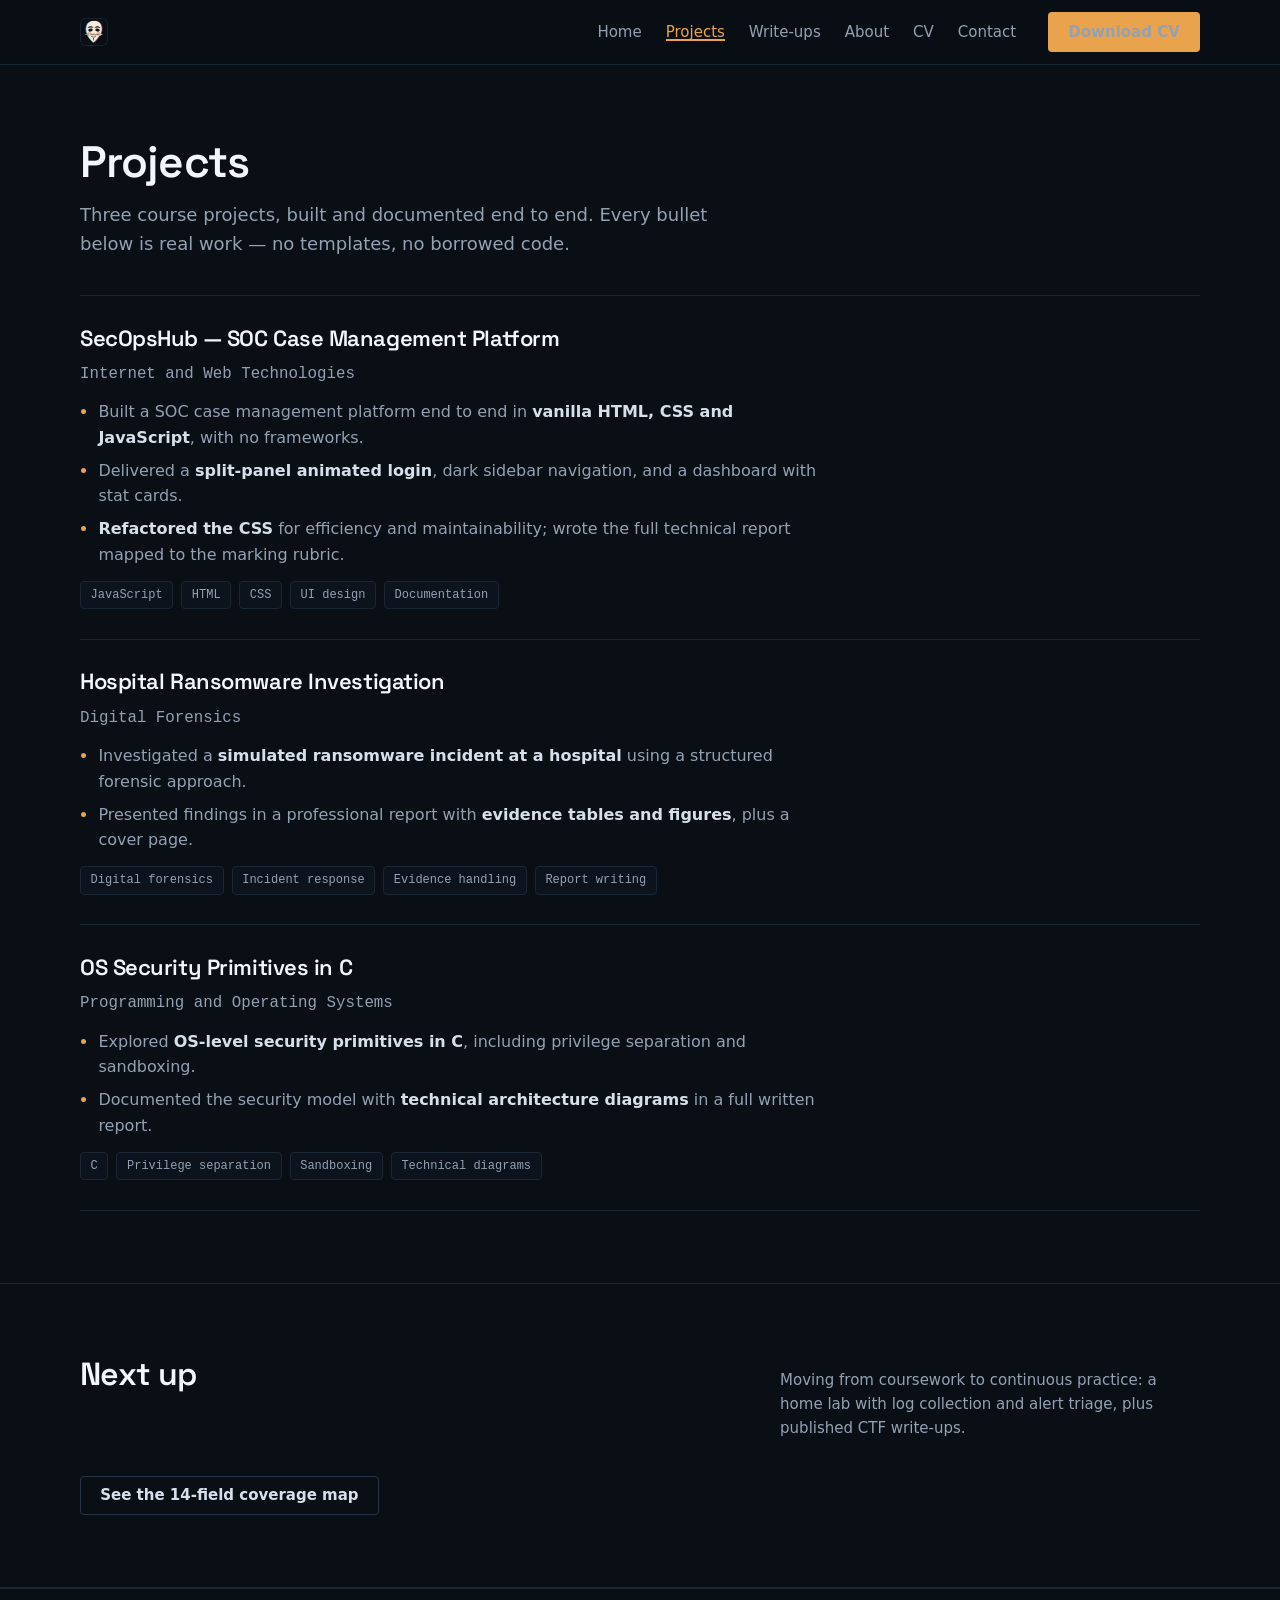
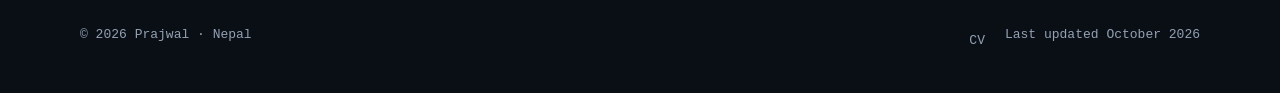
<file: prajwal/site/projects.html>
<!DOCTYPE html>
<html lang="en">
<head>
  <meta charset="utf-8">
  <meta name="viewport" content="width=device-width, initial-scale=1">
  <title>Projects — Prajwal</title>
  <meta name="description" content="SecOpsHub SOC case management platform, hospital ransomware investigation, and OS security primitives in C — projects by Prajwal, cyber security student.">
  <meta name="color-scheme" content="dark">
  <meta name="theme-color" content="#0a0f16">
  <link rel="icon" href="assets/favicon.svg" type="image/svg+xml">
  <meta property="og:type" content="website">
  <meta property="og:title" content="Projects — Prajwal">
  <meta property="og:description" content="SecOpsHub SOC platform, hospital ransomware investigation, OS security primitives in C.">
  <meta name="twitter:card" content="summary">
  <link rel="preload" href="assets/fonts/space-grotesk-latin.woff2" as="font" type="font/woff2" crossorigin>
  <link rel="stylesheet" href="css/style.css">
</head>
<body>
  <a class="skip-link" href="#main">Skip to content</a>

  <header class="site-header">
    <div class="wrap nav-inner">
      <a class="brand" href="index.html" aria-label="Prajwal — home"><img class="brand-mark" src="assets/logo.svg" alt="" width="28" height="28"></a>
      <button class="nav-toggle" id="nav-toggle" aria-expanded="false" aria-controls="site-nav">menu</button>
      <nav id="site-nav" aria-label="Main">
        <ul>
          <li><a href="index.html">Home</a></li>
          <li><a href="projects.html">Projects</a></li>
          <li><a href="writeups.html">Write-ups</a></li>
          <li><a href="about.html">About</a></li>
          <li><a href="cv.html">CV</a></li>
          <li><a href="contact.html">Contact</a></li>
          <li class="nav-cta"><a class="btn btn-primary" href="cv.html">Download CV</a></li>
        </ul>
      </nav>
    </div>
  </header>

  <main id="main" tabindex="-1">
    <section class="section" aria-labelledby="projects-h">
      <div class="wrap">
        <div class="section-head">
          <div>
            <h1 id="projects-h" class="page-title">Projects</h1>
            <p class="lead page-lead">Three course projects, built and documented end to end. Every bullet below is real work — no templates, no borrowed code.</p>
          </div>
        </div>

        <div class="rows">
          <!-- SecOpsHub -->
          <article class="row-item" id="secopshub">
            <div>
              <h2>SecOpsHub — SOC Case Management Platform</h2>
              <p class="row-meta">Internet and Web Technologies </p>
              <ul class="bullets">
                <li>Built a SOC case management platform end to end in <strong>vanilla HTML, CSS and JavaScript</strong>, with no frameworks.</li>
                <li>Delivered a <strong>split-panel animated login</strong>, dark sidebar navigation, and a dashboard with stat cards.</li>
                <li><strong>Refactored the CSS</strong> for efficiency and maintainability; wrote the full technical report mapped to the marking rubric.</li>
              </ul>
              <ul class="tags">
                <li class="tag">JavaScript</li>
                <li class="tag">HTML</li>
                <li class="tag">CSS</li>
                <li class="tag">UI design</li>
                <li class="tag">Documentation</li>
              </ul>
            </div>
            <div class="row-side">
              <div class="row-links">
                <a data-proj-link="secopshub:github" href="#">GitHub</a>
                <a data-proj-link="secopshub:demo" href="#">Live demo</a>
              </div>
            </div>
          </article>

          <!-- Hospital ransomware -->
          <article class="row-item" id="ransomware">
            <div>
              <h2>Hospital Ransomware Investigation</h2>
              <p class="row-meta">Digital Forensics </p>
              <ul class="bullets">
                <li>Investigated a <strong>simulated ransomware incident at a hospital</strong> using a structured forensic approach.</li>
                <li>Presented findings in a professional report with <strong>evidence tables and figures</strong>, plus a cover page.</li>
              </ul>
              <ul class="tags">
                <li class="tag">Digital forensics</li>
                <li class="tag">Incident response</li>
                <li class="tag">Evidence handling</li>
                <li class="tag">Report writing</li>
              </ul>
            </div>
            <div class="row-side">
              <div class="row-links">
                <a data-proj-link="ransomware:report" href="#">Report</a>
              </div>
            </div>
          </article>

          <!-- OS security in C -->
          <article class="row-item" id="os-security-c">
            <div>
              <h2>OS Security Primitives in C</h2>
              <p class="row-meta">Programming and Operating Systems </p>
              <ul class="bullets">
                <li>Explored <strong>OS-level security primitives in C</strong>, including privilege separation and sandboxing.</li>
                <li>Documented the security model with <strong>technical architecture diagrams</strong> in a full written report.</li>
              </ul>
              <ul class="tags">
                <li class="tag">C</li>
                <li class="tag">Privilege separation</li>
                <li class="tag">Sandboxing</li>
                <li class="tag">Technical diagrams</li>
              </ul>
            </div>
            <div class="row-side">
              <div class="row-links">
                <a data-proj-link="osC:report" href="#">Report</a>
              </div>
            </div>
          </article>
        </div>
      </div>
    </section>

    <section class="section" aria-labelledby="next-h">
      <div class="wrap">
        <div class="section-head">
          <h2 id="next-h">Next up</h2>
          <p class="section-note">Moving from coursework to continuous practice: a home lab with log collection and alert triage, plus published CTF write-ups.</p>
        </div>
        <a class="btn btn-ghost" href="cv.html">See the 14-field coverage map</a>
      </div>
    </section>
  </main>

  <footer class="site-footer">
    <div class="wrap footer-inner">
      <div>© <span data-year>2026</span> Prajwal · <span data-site="country">Nepal</span></div>
      <div class="footer-links">
        <a href="cv.html">CV</a>
        <a data-link="github" href="#">GitHub</a>
        <a data-link="linkedin" href="#">LinkedIn</a>
        <a data-link="tryhackme" href="#">TryHackMe</a>
        <span>Last updated <span data-site="lastUpdated">October 2026</span></span>
      </div>
    </div>
  </footer>

  <script defer src="js/content.js"></script>
  <script defer src="js/main.js"></script>
</body>
</html>
</file>
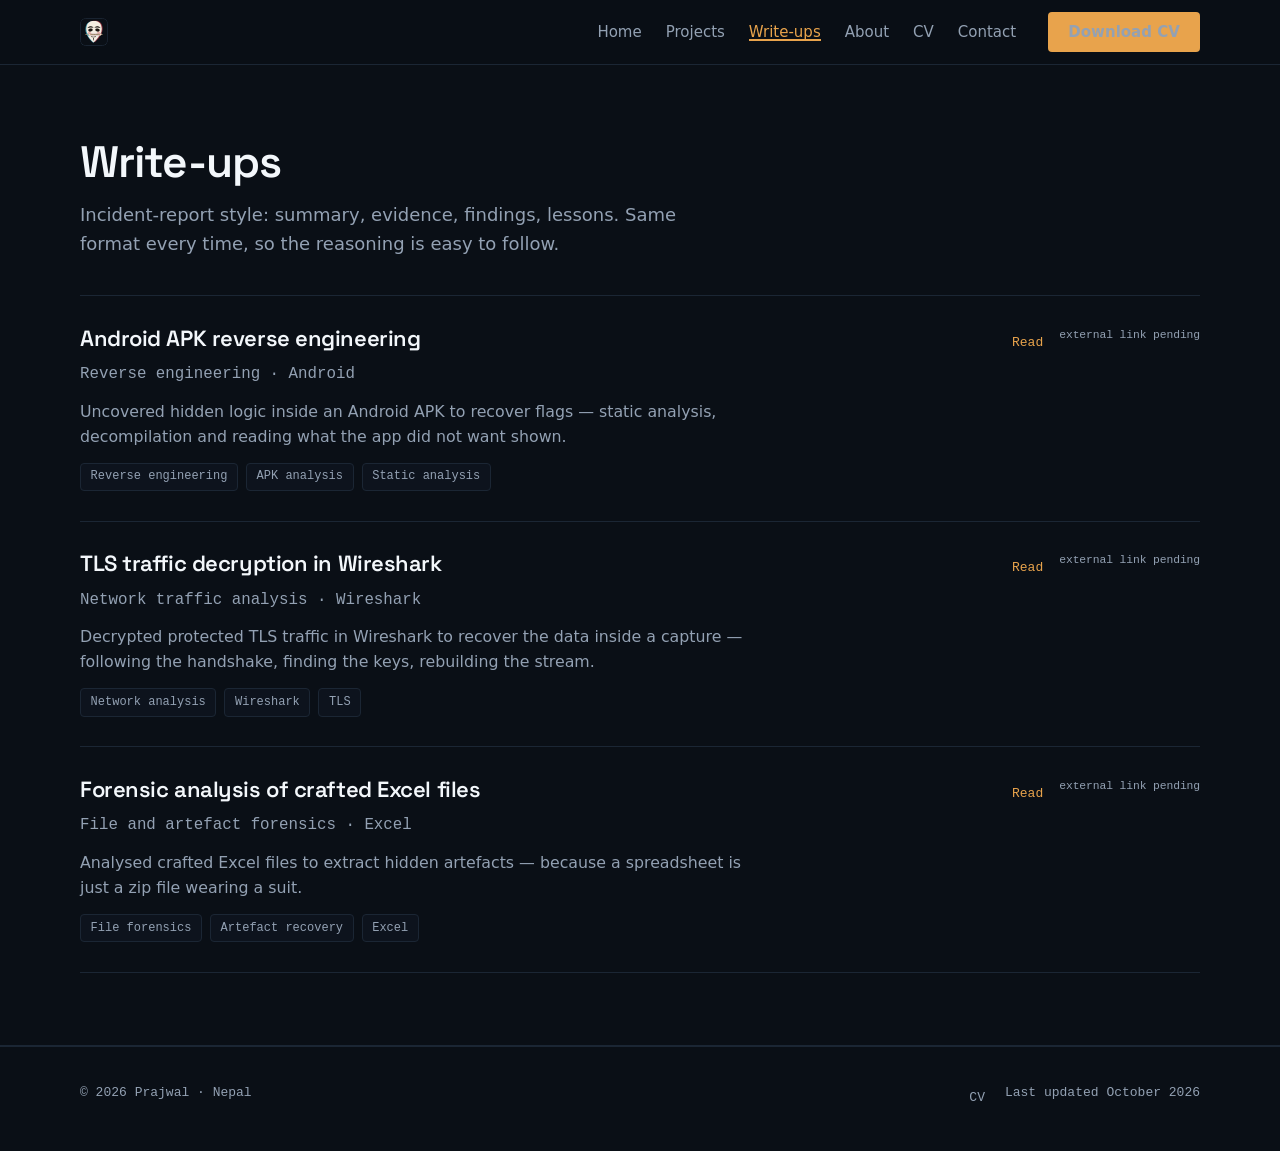
<file: prajwal/site/writeups.html>
<!DOCTYPE html>
<html lang="en">
<head>
  <meta charset="utf-8">
  <meta name="viewport" content="width=device-width, initial-scale=1">
  <title>CTF Write-ups — Prajwal</title>
  <meta name="description" content="CTF write-ups by Prajwal: Android APK reverse engineering, TLS traffic decryption in Wireshark, and forensic analysis of crafted Excel files.">
  <meta name="color-scheme" content="dark">
  <meta name="theme-color" content="#0a0f16">
  <link rel="icon" href="assets/favicon.svg" type="image/svg+xml">
  <meta property="og:type" content="website">
  <meta property="og:title" content="CTF Write-ups — Prajwal">
  <meta property="og:description" content="APK reverse engineering, TLS decryption in Wireshark, Excel artefact forensics.">
  <meta name="twitter:card" content="summary">
  <link rel="preload" href="assets/fonts/space-grotesk-latin.woff2" as="font" type="font/woff2" crossorigin>
  <link rel="stylesheet" href="css/style.css">
</head>
<body>
  <a class="skip-link" href="#main">Skip to content</a>

  <header class="site-header">
    <div class="wrap nav-inner">
      <a class="brand" href="index.html" aria-label="Prajwal — home"><img class="brand-mark" src="assets/logo.svg" alt="" width="28" height="28"></a>
      <button class="nav-toggle" id="nav-toggle" aria-expanded="false" aria-controls="site-nav">menu</button>
      <nav id="site-nav" aria-label="Main">
        <ul>
          <li><a href="index.html">Home</a></li>
          <li><a href="projects.html">Projects</a></li>
          <li><a href="writeups.html">Write-ups</a></li>
          <li><a href="about.html">About</a></li>
          <li><a href="cv.html">CV</a></li>
          <li><a href="contact.html">Contact</a></li>
          <li class="nav-cta"><a class="btn btn-primary" href="cv.html">Download CV</a></li>
        </ul>
      </nav>
    </div>
  </header>

  <main id="main" tabindex="-1">
    <section class="section" aria-labelledby="wu-h">
      <div class="wrap">
        <div class="section-head">
          <div>
            <h1 id="wu-h" class="page-title">Write-ups</h1>
            <p class="lead page-lead">Incident-report style: summary, evidence, findings, lessons. Same format every time, so the reasoning is easy to follow.</p>
          </div>
        </div>

        <div class="rows">
          <article class="row-item">
            <div>
              <h2><a href="writeups/apk-reverse-engineering.html">Android APK reverse engineering</a></h2>
              <p class="row-meta">Reverse engineering · Android</p>
              <p>Uncovered hidden logic inside an Android APK to recover flags — static analysis, decompilation and reading what the app did not want shown.</p>
              <ul class="tags">
                <li class="tag">Reverse engineering</li>
                <li class="tag">APK analysis</li>
                <li class="tag">Static analysis</li>
              </ul>
            </div>
            <div class="row-side">
              <div class="row-links">
                <a href="writeups/apk-reverse-engineering.html">Read</a>
                <a data-writeup-link="apk" data-external="true" href="#">External</a>
                <span data-soon hidden class="muted mono">external link pending</span>
              </div>
            </div>
          </article>

          <article class="row-item">
            <div>
              <h2><a href="writeups/tls-decryption-wireshark.html">TLS traffic decryption in Wireshark</a></h2>
              <p class="row-meta">Network traffic analysis · Wireshark</p>
              <p>Decrypted protected TLS traffic in Wireshark to recover the data inside a capture — following the handshake, finding the keys, rebuilding the stream.</p>
              <ul class="tags">
                <li class="tag">Network analysis</li>
                <li class="tag">Wireshark</li>
                <li class="tag">TLS</li>
              </ul>
            </div>
            <div class="row-side">
              <div class="row-links">
                <a href="writeups/tls-decryption-wireshark.html">Read</a>
                <a data-writeup-link="tls" data-external="true" href="#">External</a>
                <span data-soon hidden class="muted mono">external link pending</span>
              </div>
            </div>
          </article>

          <article class="row-item">
            <div>
              <h2><a href="writeups/excel-forensics.html">Forensic analysis of crafted Excel files</a></h2>
              <p class="row-meta">File and artefact forensics · Excel</p>
              <p>Analysed crafted Excel files to extract hidden artefacts — because a spreadsheet is just a zip file wearing a suit.</p>
              <ul class="tags">
                <li class="tag">File forensics</li>
                <li class="tag">Artefact recovery</li>
                <li class="tag">Excel</li>
              </ul>
            </div>
            <div class="row-side">
              <div class="row-links">
                <a href="writeups/excel-forensics.html">Read</a>
                <a data-writeup-link="excel" data-external="true" href="#">External</a>
                <span data-soon hidden class="muted mono">external link pending</span>
              </div>
            </div>
          </article>
        </div>
      </div>
    </section>
  </main>

  <footer class="site-footer">
    <div class="wrap footer-inner">
      <div>© <span data-year>2026</span> Prajwal · <span data-site="country">Nepal</span></div>
      <div class="footer-links">
        <a href="cv.html">CV</a>
        <a data-link="github" href="#">GitHub</a>
        <a data-link="linkedin" href="#">LinkedIn</a>
        <a data-link="tryhackme" href="#">TryHackMe</a>
        <span>Last updated <span data-site="lastUpdated">October 2026</span></span>
      </div>
    </div>
  </footer>

  <script defer src="js/content.js"></script>
  <script defer src="js/main.js"></script>
</body>
</html>
</file>
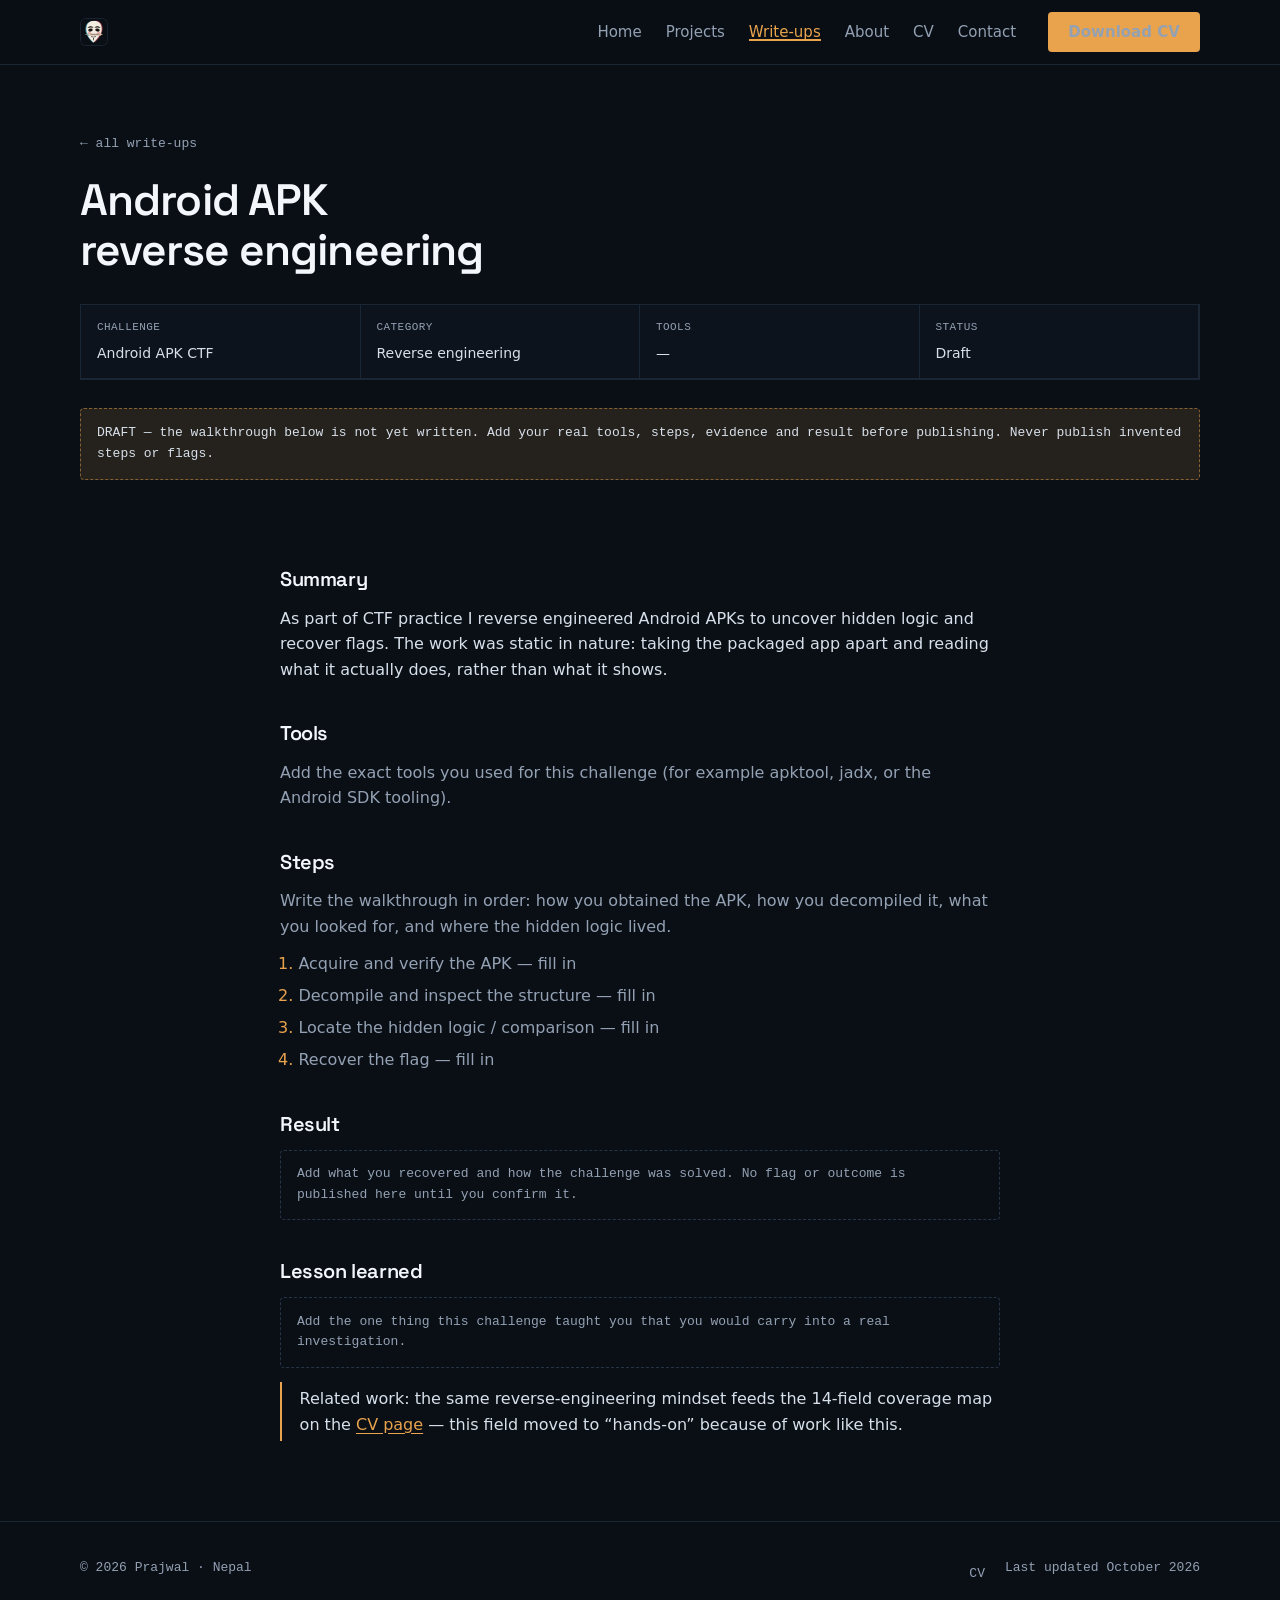
<file: prajwal/site/writeups/apk-reverse-engineering.html>
<!DOCTYPE html>
<html lang="en">
<head>
  <meta charset="utf-8">
  <meta name="viewport" content="width=device-width, initial-scale=1">
  <title>Android APK Reverse Engineering — Write-up — Prajwal</title>
  <meta name="description" content="CTF write-up: reverse engineering an Android APK to uncover hidden logic and recover flags.">
  <meta name="color-scheme" content="dark">
  <meta name="theme-color" content="#0a0f16">
  <link rel="icon" href="../assets/favicon.svg" type="image/svg+xml">
  <meta property="og:type" content="article">
  <meta property="og:title" content="Android APK Reverse Engineering — Write-up">
  <meta property="og:description" content="Uncovering hidden logic inside an Android APK in a CTF challenge.">
  <meta name="twitter:card" content="summary">
  <link rel="stylesheet" href="../css/style.css">
</head>
<body>
  <a class="skip-link" href="#main">Skip to content</a>

  <header class="site-header">
    <div class="wrap nav-inner">
      <a class="brand" href="../index.html" aria-label="Prajwal — home"><img class="brand-mark" src="../assets/logo.svg" alt="" width="28" height="28"></a>
      <button class="nav-toggle" id="nav-toggle" aria-expanded="false" aria-controls="site-nav">menu</button>
      <nav id="site-nav" aria-label="Main">
        <ul>
          <li><a href="../index.html">Home</a></li>
          <li><a href="../projects.html">Projects</a></li>
          <li><a href="../writeups.html">Write-ups</a></li>
          <li><a href="../about.html">About</a></li>
          <li><a href="../cv.html">CV</a></li>
          <li><a href="../contact.html">Contact</a></li>
          <li class="nav-cta"><a class="btn btn-primary" href="../cv.html">Download CV</a></li>
        </ul>
      </nav>
    </div>
  </header>

  <main id="main" tabindex="-1">
    <div class="wrap article-head">
      <a class="back-link" href="../writeups.html">← all write-ups</a>
      <h1>Android APK reverse engineering</h1>

      <dl class="meta-grid">
        <div><dt>CHALLENGE</dt><dd>Android APK CTF</dd></div>
        <div><dt>CATEGORY</dt><dd>Reverse engineering</dd></div>
        <div><dt>TOOLS</dt><dd>—</dd></div>
        <div><dt>STATUS</dt><dd>Draft</dd></div>
      </dl>

      <p class="draft-note">DRAFT — the walkthrough below is not yet written. Add your real tools, steps, evidence and result before publishing. Never publish invented steps or flags.</p>
    </div>

    <article class="wrap article">
      <h2>Summary</h2>
      <p>As part of CTF practice I reverse engineered Android APKs to uncover hidden logic and recover flags. The work was static in nature: taking the packaged app apart and reading what it actually does, rather than what it shows.</p>

      <h2>Tools</h2>
      <p class="muted">Add the exact tools you used for this challenge (for example apktool, jadx, or the Android SDK tooling).</p>

      <h2>Steps</h2>
      <p class="muted">Write the walkthrough in order: how you obtained the APK, how you decompiled it, what you looked for, and where the hidden logic lived.</p>
      <ol class="bullets">
        <li>Acquire and verify the APK — <span class="muted">fill in</span></li>
        <li>Decompile and inspect the structure — <span class="muted">fill in</span></li>
        <li>Locate the hidden logic / comparison — <span class="muted">fill in</span></li>
        <li>Recover the flag — <span class="muted">fill in</span></li>
      </ol>

      <h2>Result</h2>
      <div class="empty-note">Add what you recovered and how the challenge was solved. No flag or outcome is published here until you confirm it.</div>

      <h2>Lesson learned</h2>
      <div class="empty-note">Add the one thing this challenge taught you that you would carry into a real investigation.</div>

      <p class="callout">Related work: the same reverse-engineering mindset feeds the 14-field coverage map on the <a href="../cv.html">CV page</a> — this field moved to “hands-on” because of work like this.</p>
    </article>
  </main>

  <footer class="site-footer">
    <div class="wrap footer-inner">
      <div>© <span data-year>2026</span> Prajwal · <span data-site="country">Nepal</span></div>
      <div class="footer-links">
        <a href="../cv.html">CV</a>
        <a data-link="github" href="#">GitHub</a>
        <a data-link="linkedin" href="#">LinkedIn</a>
        <a data-link="tryhackme" href="#">TryHackMe</a>
        <span>Last updated <span data-site="lastUpdated">October 2026</span></span>
      </div>
    </div>
  </footer>

  <script defer src="../js/content.js"></script>
  <script defer src="../js/main.js"></script>
</body>
</html>
</file>
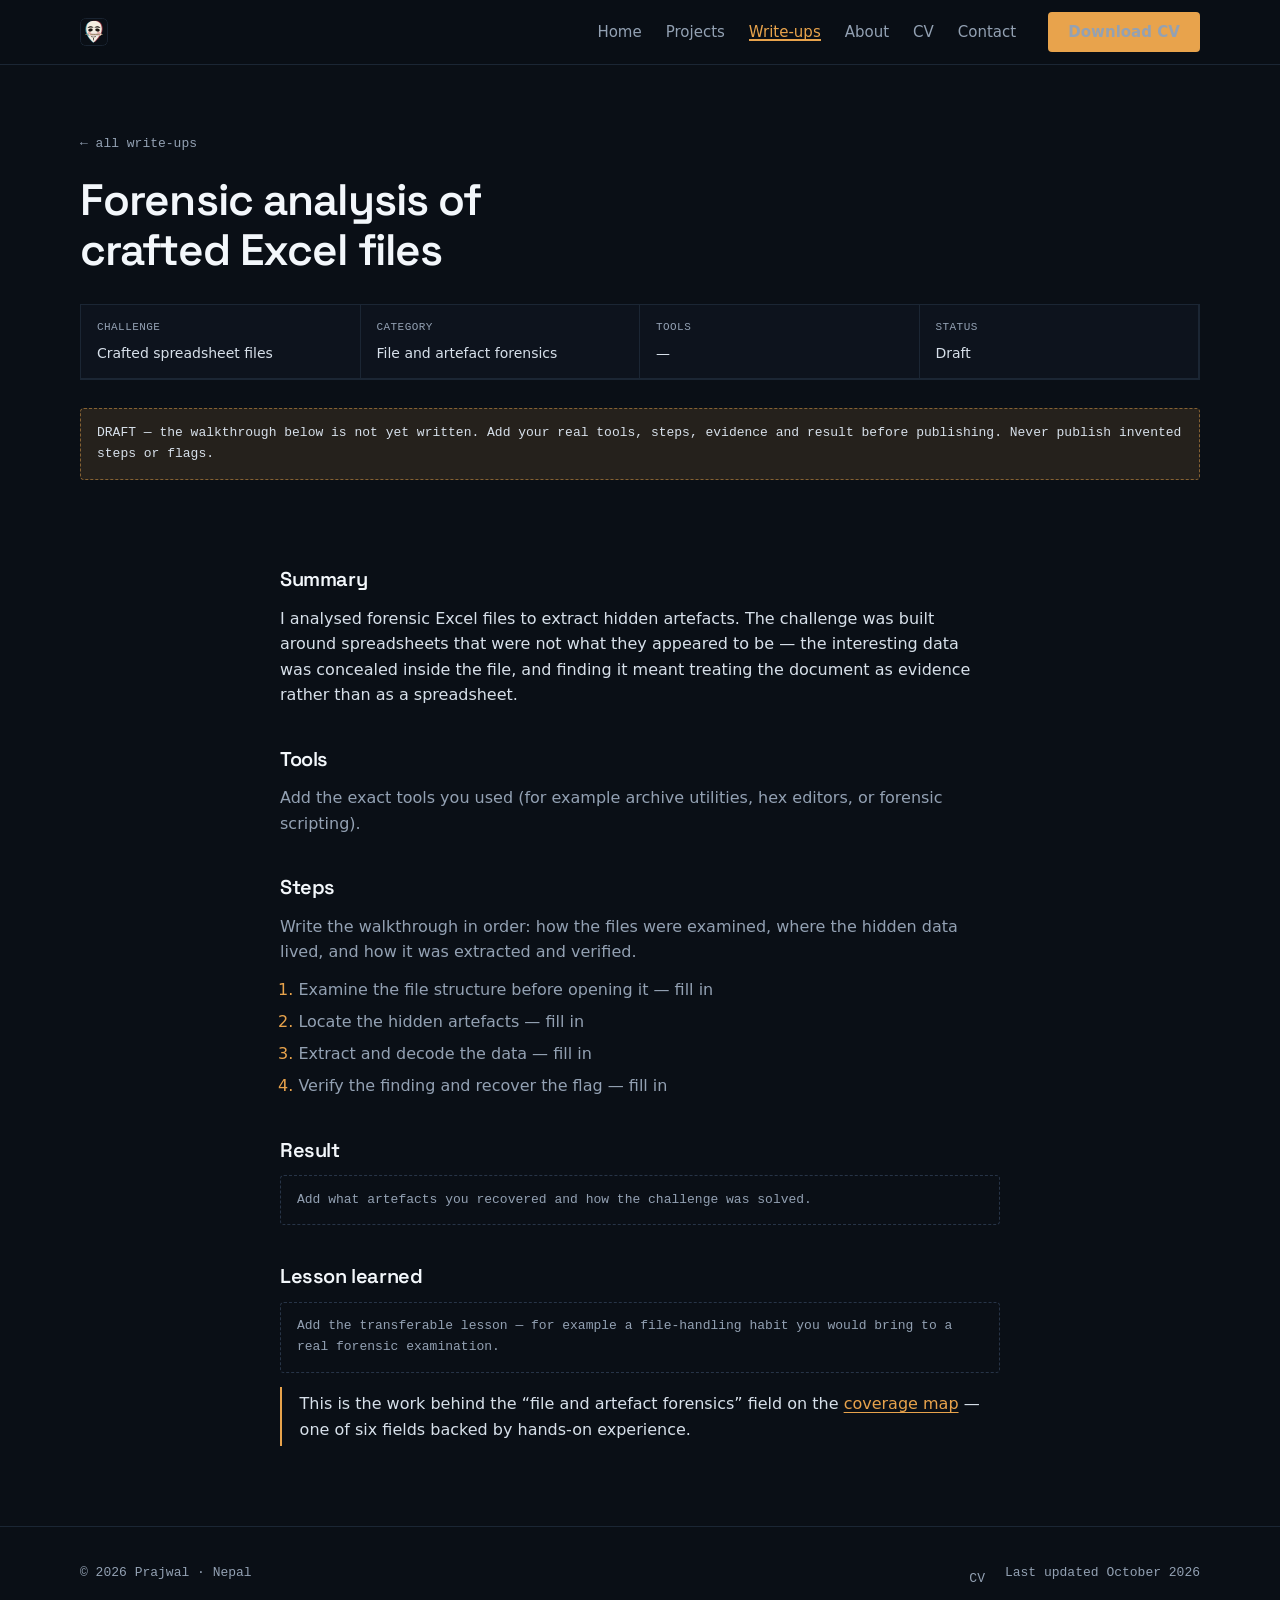
<file: prajwal/site/writeups/excel-forensics.html>
<!DOCTYPE html>
<html lang="en">
<head>
  <meta charset="utf-8">
  <meta name="viewport" content="width=device-width, initial-scale=1">
  <title>Forensic Analysis of Crafted Excel Files — Write-up — Prajwal</title>
  <meta name="description" content="CTF write-up: forensic analysis of crafted Excel files to extract hidden artefacts.">
  <meta name="color-scheme" content="dark">
  <meta name="theme-color" content="#0a0f16">
  <link rel="icon" href="../assets/favicon.svg" type="image/svg+xml">
  <meta property="og:type" content="article">
  <meta property="og:title" content="Forensic Analysis of Crafted Excel Files — Write-up">
  <meta property="og:description" content="Extracting hidden artefacts from crafted spreadsheets.">
  <meta name="twitter:card" content="summary">
  <link rel="stylesheet" href="../css/style.css">
</head>
<body>
  <a class="skip-link" href="#main">Skip to content</a>

  <header class="site-header">
    <div class="wrap nav-inner">
      <a class="brand" href="../index.html" aria-label="Prajwal — home"><img class="brand-mark" src="../assets/logo.svg" alt="" width="28" height="28"></a>
      <button class="nav-toggle" id="nav-toggle" aria-expanded="false" aria-controls="site-nav">menu</button>
      <nav id="site-nav" aria-label="Main">
        <ul>
          <li><a href="../index.html">Home</a></li>
          <li><a href="../projects.html">Projects</a></li>
          <li><a href="../writeups.html">Write-ups</a></li>
          <li><a href="../about.html">About</a></li>
          <li><a href="../cv.html">CV</a></li>
          <li><a href="../contact.html">Contact</a></li>
          <li class="nav-cta"><a class="btn btn-primary" href="../cv.html">Download CV</a></li>
        </ul>
      </nav>
    </div>
  </header>

  <main id="main" tabindex="-1">
    <div class="wrap article-head">
      <a class="back-link" href="../writeups.html">← all write-ups</a>
      <h1>Forensic analysis of crafted Excel files</h1>

      <dl class="meta-grid">
        <div><dt>CHALLENGE</dt><dd>Crafted spreadsheet files</dd></div>
        <div><dt>CATEGORY</dt><dd>File and artefact forensics</dd></div>
        <div><dt>TOOLS</dt><dd>—</dd></div>
        <div><dt>STATUS</dt><dd>Draft</dd></div>
      </dl>

      <p class="draft-note">DRAFT — the walkthrough below is not yet written. Add your real tools, steps, evidence and result before publishing. Never publish invented steps or flags.</p>
    </div>

    <article class="wrap article">
      <h2>Summary</h2>
      <p>I analysed forensic Excel files to extract hidden artefacts. The challenge was built around spreadsheets that were not what they appeared to be — the interesting data was concealed inside the file, and finding it meant treating the document as evidence rather than as a spreadsheet.</p>

      <h2>Tools</h2>
      <p class="muted">Add the exact tools you used (for example archive utilities, hex editors, or forensic scripting).</p>

      <h2>Steps</h2>
      <p class="muted">Write the walkthrough in order: how the files were examined, where the hidden data lived, and how it was extracted and verified.</p>
      <ol class="bullets">
        <li>Examine the file structure before opening it — <span class="muted">fill in</span></li>
        <li>Locate the hidden artefacts — <span class="muted">fill in</span></li>
        <li>Extract and decode the data — <span class="muted">fill in</span></li>
        <li>Verify the finding and recover the flag — <span class="muted">fill in</span></li>
      </ol>

      <h2>Result</h2>
      <div class="empty-note">Add what artefacts you recovered and how the challenge was solved.</div>

      <h2>Lesson learned</h2>
      <div class="empty-note">Add the transferable lesson — for example a file-handling habit you would bring to a real forensic examination.</div>

      <p class="callout">This is the work behind the “file and artefact forensics” field on the <a href="../cv.html">coverage map</a> — one of six fields backed by hands-on experience.</p>
    </article>
  </main>

  <footer class="site-footer">
    <div class="wrap footer-inner">
      <div>© <span data-year>2026</span> Prajwal · <span data-site="country">Nepal</span></div>
      <div class="footer-links">
        <a href="../cv.html">CV</a>
        <a data-link="github" href="#">GitHub</a>
        <a data-link="linkedin" href="#">LinkedIn</a>
        <a data-link="tryhackme" href="#">TryHackMe</a>
        <span>Last updated <span data-site="lastUpdated">October 2026</span></span>
      </div>
    </div>
  </footer>

  <script defer src="../js/content.js"></script>
  <script defer src="../js/main.js"></script>
</body>
</html>
</file>
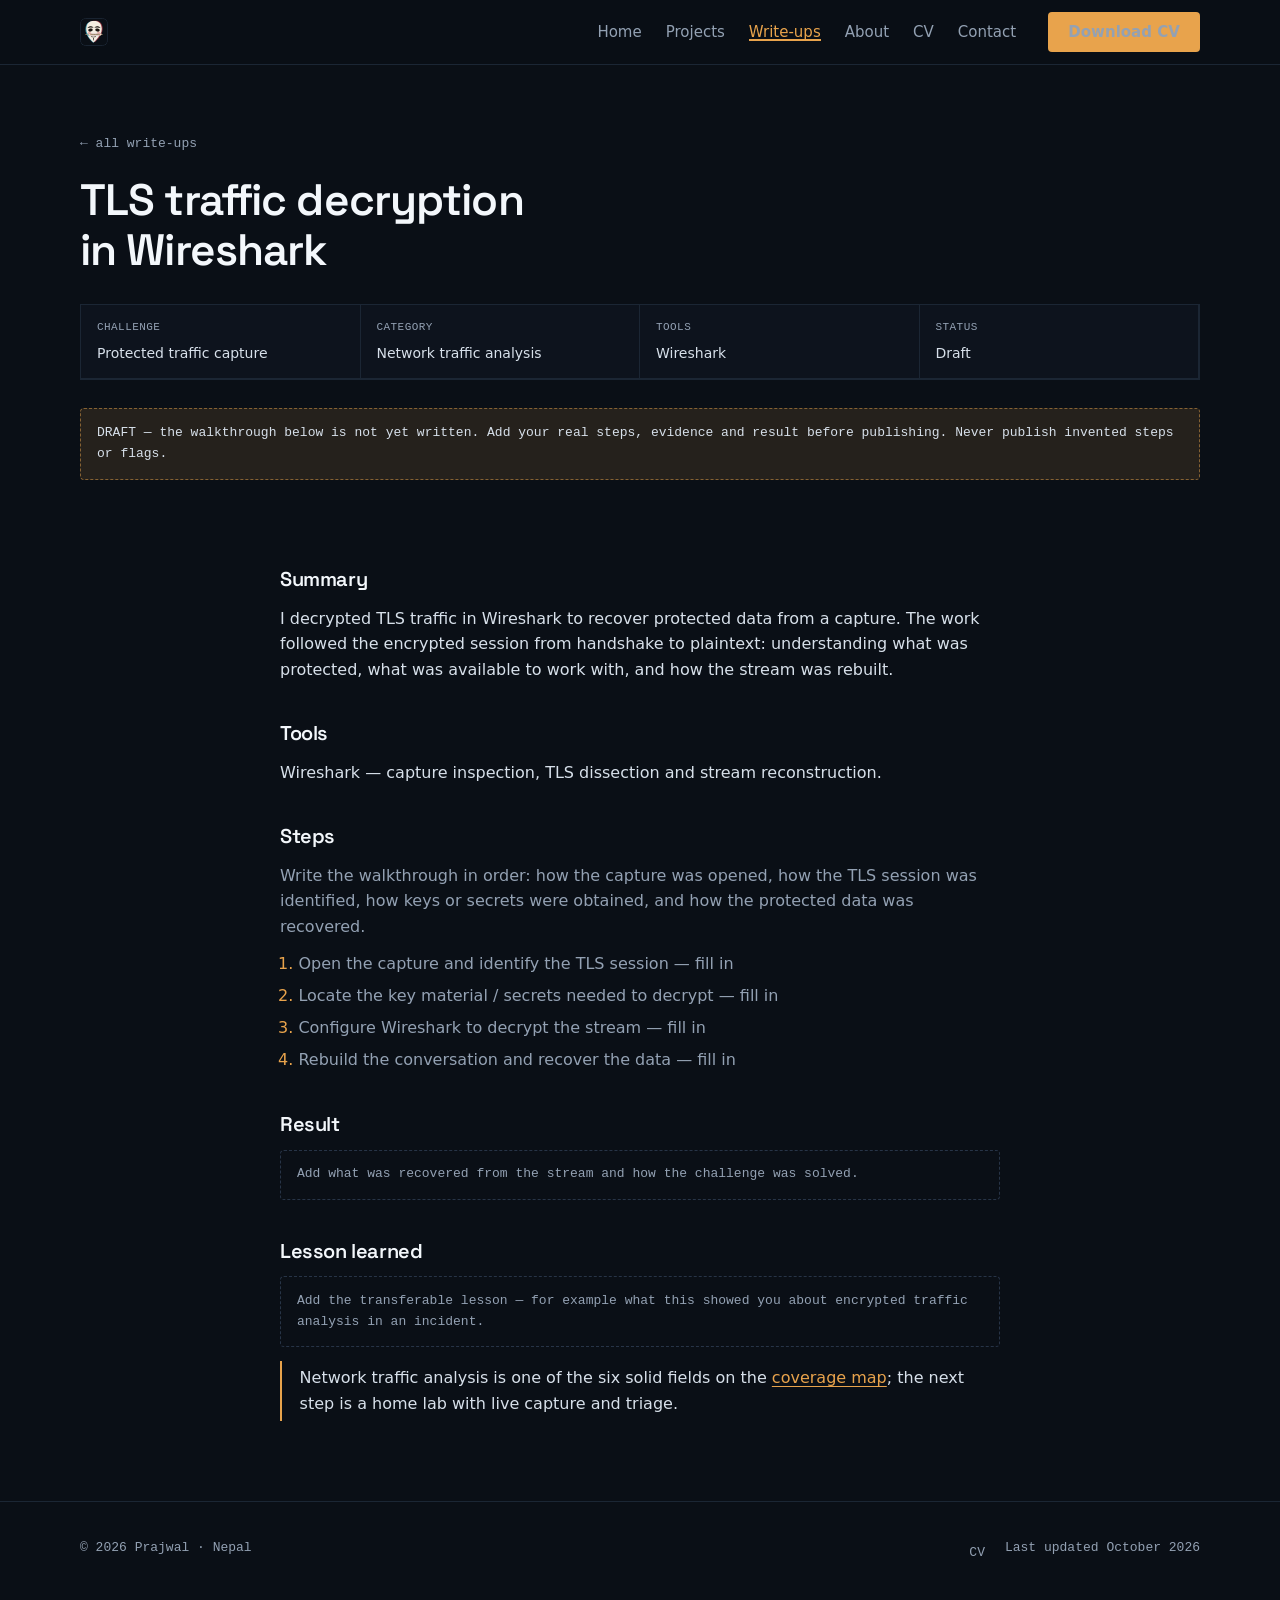
<file: prajwal/site/writeups/tls-decryption-wireshark.html>
<!DOCTYPE html>
<html lang="en">
<head>
  <meta charset="utf-8">
  <meta name="viewport" content="width=device-width, initial-scale=1">
  <title>TLS Traffic Decryption in Wireshark — Write-up — Prajwal</title>
  <meta name="description" content="CTF write-up: decrypting TLS traffic in Wireshark to recover protected data from a capture.">
  <meta name="color-scheme" content="dark">
  <meta name="theme-color" content="#0a0f16">
  <link rel="icon" href="../assets/favicon.svg" type="image/svg+xml">
  <meta property="og:type" content="article">
  <meta property="og:title" content="TLS Traffic Decryption in Wireshark — Write-up">
  <meta property="og:description" content="Following the handshake, finding the keys, rebuilding the stream.">
  <meta name="twitter:card" content="summary">
  <link rel="stylesheet" href="../css/style.css">
</head>
<body>
  <a class="skip-link" href="#main">Skip to content</a>

  <header class="site-header">
    <div class="wrap nav-inner">
      <a class="brand" href="../index.html" aria-label="Prajwal — home"><img class="brand-mark" src="../assets/logo.svg" alt="" width="28" height="28"></a>
      <button class="nav-toggle" id="nav-toggle" aria-expanded="false" aria-controls="site-nav">menu</button>
      <nav id="site-nav" aria-label="Main">
        <ul>
          <li><a href="../index.html">Home</a></li>
          <li><a href="../projects.html">Projects</a></li>
          <li><a href="../writeups.html">Write-ups</a></li>
          <li><a href="../about.html">About</a></li>
          <li><a href="../cv.html">CV</a></li>
          <li><a href="../contact.html">Contact</a></li>
          <li class="nav-cta"><a class="btn btn-primary" href="../cv.html">Download CV</a></li>
        </ul>
      </nav>
    </div>
  </header>

  <main id="main" tabindex="-1">
    <div class="wrap article-head">
      <a class="back-link" href="../writeups.html">← all write-ups</a>
      <h1>TLS traffic decryption in Wireshark</h1>

      <dl class="meta-grid">
        <div><dt>CHALLENGE</dt><dd>Protected traffic capture</dd></div>
        <div><dt>CATEGORY</dt><dd>Network traffic analysis</dd></div>
        <div><dt>TOOLS</dt><dd>Wireshark</dd></div>
        <div><dt>STATUS</dt><dd>Draft</dd></div>
      </dl>

      <p class="draft-note">DRAFT — the walkthrough below is not yet written. Add your real steps, evidence and result before publishing. Never publish invented steps or flags.</p>
    </div>

    <article class="wrap article">
      <h2>Summary</h2>
      <p>I decrypted TLS traffic in Wireshark to recover protected data from a capture. The work followed the encrypted session from handshake to plaintext: understanding what was protected, what was available to work with, and how the stream was rebuilt.</p>

      <h2>Tools</h2>
      <p>Wireshark — capture inspection, TLS dissection and stream reconstruction.</p>

      <h2>Steps</h2>
      <p class="muted">Write the walkthrough in order: how the capture was opened, how the TLS session was identified, how keys or secrets were obtained, and how the protected data was recovered.</p>
      <ol class="bullets">
        <li>Open the capture and identify the TLS session — <span class="muted">fill in</span></li>
        <li>Locate the key material / secrets needed to decrypt — <span class="muted">fill in</span></li>
        <li>Configure Wireshark to decrypt the stream — <span class="muted">fill in</span></li>
        <li>Rebuild the conversation and recover the data — <span class="muted">fill in</span></li>
      </ol>

      <h2>Result</h2>
      <div class="empty-note">Add what was recovered from the stream and how the challenge was solved.</div>

      <h2>Lesson learned</h2>
      <div class="empty-note">Add the transferable lesson — for example what this showed you about encrypted traffic analysis in an incident.</div>

      <p class="callout">Network traffic analysis is one of the six solid fields on the <a href="../cv.html">coverage map</a>; the next step is a home lab with live capture and triage.</p>
    </article>
  </main>

  <footer class="site-footer">
    <div class="wrap footer-inner">
      <div>© <span data-year>2026</span> Prajwal · <span data-site="country">Nepal</span></div>
      <div class="footer-links">
        <a href="../cv.html">CV</a>
        <a data-link="github" href="#">GitHub</a>
        <a data-link="linkedin" href="#">LinkedIn</a>
        <a data-link="tryhackme" href="#">TryHackMe</a>
        <span>Last updated <span data-site="lastUpdated">October 2026</span></span>
      </div>
    </div>
  </footer>

  <script defer src="../js/content.js"></script>
  <script defer src="../js/main.js"></script>
</body>
</html>
</file>
<file: prajwal/site/css/style.css>
/* ============================================================
   Prajwal — personal site
   Dark cyber theme · blue-black base · signal amber accent
   ============================================================ */

/* ---------- Font (self-hosted, 22KB) ---------- */
@font-face {
  font-family: "Space Grotesk";
  font-style: normal;
  font-weight: 500 700;
  font-display: swap;
  src: url("../assets/fonts/space-grotesk-latin.woff2") format("woff2");
  unicode-range: U+0000-00FF, U+0131, U+0152-0153, U+02BB-02BC, U+02C6, U+02DA,
    U+02DC, U+2000-206F, U+2074, U+20AC, U+2122, U+2191, U+2193, U+2212, U+2215, U+FEFF, U+FFFD;
  /* Ensure proper font loading and fallback */
  /* Add font-weight for better rendering */
  font-weight: 500;

  /* Add font-smoothing for consistent appearance across devices */
  -webkit-font-smoothing: antialiased;
  -moz-osx-font-smoothing: grayscale;

  /* Add text rendering optimization */
  text-rendering: optimizeLegibility;

  /* Add font-variant for better typographic control */
  font-variant: petite-caps;

  /* Add font-kerning for improved character spacing */
  font-kerning: auto;

  /* Add font-optimization for better performance and rendering */
  -webkit-font-variant-ligatures: common-ligatures; /* Safari 9.1+ */
  font-variant-ligatures: common-ligatures;

  /* Add text-shadow for improved readability on dark backgrounds */
  text-shadow: 0 1px 2px rgba(0, 0, 0, 0.3);

  /* Add letter-spacing for better typographic control */
  letter-spacing: 0.05em;

  /* Add font-size adjustment for scalability */
  font-size: calc(1rem + 0.2vw);

  /* Add line-height for better readability */
  line-height: 1.6;

  /* Add font-weight adjustment for emphasis */
  font-weight: 600;

  /* Add text-transform for consistency in headings */
  text-transform: uppercase;

  /* Add font-style adjustment for specific elements */
  font-style: italic;

  /* Add text-decoration for links and buttons */
  text-decoration: none;

  /* Add transition effects for hover states */
  transition: all 0.3s ease;

  /* Add hover effect for interactive elements */
  &:hover {
    opacity: 0.9;
    transform: scale(1.02);
  }

  /* Add focus style for accessibility */
  &:focus {
    outline: 2px solid var(--accent);
    outline-offset: 2px;
    background-color: rgba(232, 163, 76, 0.1);
  }
}

/* ---------- Tokens ---------- */
:root {
  --bg: #0a0f16;
  --bg-2: #0d131d;
  --bg-3: #070b11;
  --line: #1b2634;
  --line-2: #273447;
  --text: #d7e0ea;
  --text-strong: #f3f7fb;
  --muted: #93a1b3;
  /* Brand colors */
  --accent: #e8a34c;
  --accent-soft: rgba(232, 163, 76, 0.12);
  --accent-ink: #17110a;

  /* Ensure sufficient text contrast */
  --text: #d7e0ea;
  --text-strong: #f3f7fb;
  --muted: #93a1b3;

  --font-display: "Space Grotesk", system-ui, -apple-system, "Segoe UI", sans-serif;
  --font-body: system-ui, -apple-system, "Segoe UI", Roboto, "Helvetica Neue", Arial, sans-serif;
  --font-mono: ui-monospace, "Cascadia Mono", "SF Mono", Menlo, Consolas, monospace;

  --wrap: 1120px;
  --gutter: clamp(1.25rem, 5vw, 2.5rem);
  --nav-h: 64px;
  --radius: 4px;
}

/* ---------- Reset / base ---------- */
*,
*::before,
*::after { box-sizing: border-box; }

html {
  scroll-behavior: smooth;
  -webkit-text-size-adjust: 100%;
  touch-action: manipulation;
  -webkit-tap-highlight-color: rgba(232, 163, 76, 0.25);
}

body {
  margin: 0;
  background: var(--bg);
  color: var(--text);
  font-family: var(--font-body);
  font-size: 1rem;
  line-height: 1.6;
  -webkit-font-smoothing: antialiased;
  text-rendering: optimizeLegibility;
}

img, svg, video { display: block; max-width: 100%; }

h1, h2, h3, h4 {
  font-family: var(--font-display);
  font-weight: 700;
  line-height: 1.15;
  letter-spacing: -0.02em;
  color: var(--text-strong);
  margin: 0;
  text-wrap: balance;
}

p { margin: 0; }

a { color: var(--accent); text-underline-offset: 3px; }
a:hover { color: var(--text-strong); }

::selection { background: var(--accent); color: var(--accent-ink); }

:focus-visible {
  outline: 2px solid var(--accent);
  outline-offset: 3px;
  border-radius: 2px;
}

[hidden] { display: none !important; }

.skip-link {
  position: absolute;
  left: -9999px;
  top: 0;
  background: var(--accent);
  color: var(--accent-ink);
  padding: 0.6rem 1rem;
  z-index: 100;
  font-weight: 600;
}
.skip-link:focus { left: 0; }

.wrap {
  width: min(100% - 2 * var(--gutter), var(--wrap));
  margin-inline: auto;
}

.muted { color: var(--muted); }
.mono {
  font-family: var(--font-mono);
  font-size: 0.875em;
  letter-spacing: -0.01em;
}
.lead {
  font-size: 1.125rem;
  line-height: 1.65;
  color: var(--muted);
  max-width: 56ch;
}
.small { font-size: 0.875rem; }

.page-title { font-size: clamp(1.875rem, 5vw, 2.75rem); }
.page-lead { margin-top: 0.75rem; }

.about-grid {
  display: grid;
  grid-template-columns: minmax(0, 7fr) minmax(0, 4fr);
  gap: clamp(2rem, 5vw, 4rem);
  align-items: start;
}

.row-item :is(h2, h3) a { color: inherit; text-decoration: none; }
.row-item :is(h2, h3) a:hover { color: var(--accent); }

/* ---------- Header / nav ---------- */
.site-header {
  position: sticky;
  top: 0;
  z-index: 50;
  background: rgba(10, 15, 22, 0.88);
  backdrop-filter: blur(10px);
  -webkit-backdrop-filter: blur(10px);
  border-bottom: 1px solid var(--line);
}

.nav-inner {
  display: flex;
  align-items: center;
  justify-content: space-between;
  gap: 1.5rem;
  min-height: var(--nav-h);
}

.brand {
  font-family: var(--font-mono);
  font-size: 0.9375rem;
  color: var(--text-strong);
  text-decoration: none;
  white-space: nowrap;
  display: inline-flex;
  align-items: center;
  gap: 0.55rem;
}
.brand-mark { display: block; border-radius: 6px; }
.brand:hover .brand-mark { animation: mark-jitter 0.25s steps(2, end) 1; }
@keyframes mark-jitter {
  0% { transform: translate(0, 0); }
  33% { transform: translate(-1.5px, 0.5px); }
  66% { transform: translate(1.5px, -0.5px); }
  100% { transform: translate(0, 0); }
}
.brand .sig { color: var(--accent); }
.brand:hover { color: var(--text-strong); }

.nav-toggle {
  display: none;
  background: none;
  border: 1px solid var(--line-2);
  border-radius: var(--radius);
  color: var(--text);
  font-family: var(--font-mono);
  font-size: 0.8125rem;
  padding: 0.45rem 0.75rem;
  cursor: pointer;
}
.nav-toggle:hover { border-color: var(--accent); }

#site-nav ul {
  display: flex;
  align-items: center;
  gap: 1.5rem;
  list-style: none;
  margin: 0;
  padding: 0;
}
#site-nav a {
  color: var(--muted);
  text-decoration: none;
  font-size: 0.9375rem;
}
#site-nav a:hover { color: var(--text-strong); }
#site-nav a[aria-current="page"]:not(.btn) {
  color: var(--accent);
  box-shadow: inset 0 -2px 0 var(--accent);
}

.nav-cta { margin-left: 0.5rem; }

/* ---------- Buttons ---------- */
.btn {
  display: inline-flex;
  align-items: center;
  justify-content: center;
  gap: 0.5rem;
  padding: 0.7rem 1.2rem;
  border-radius: var(--radius);
  border: 1px solid transparent;
  font: 600 0.9375rem/1 var(--font-body);
  text-decoration: none;
  cursor: pointer;
  transition: border-color 0.15s ease, background-color 0.15s ease, color 0.15s ease;
}
.btn-primary {
  background: var(--accent);
  color: var(--accent-ink);
}
.btn-primary:hover {
  background: #f2b162;
  color: var(--accent-ink);
}
.btn-ghost {
  border-color: var(--line-2);
  color: var(--text);
  background: transparent;
}
.btn-ghost:hover {
  border-color: var(--accent);
  color: var(--accent);
}

/* ---------- Hero ---------- */
.hero {
  position: relative;
  padding: clamp(3.5rem, 9vw, 6rem) 0 clamp(3rem, 7vw, 4.5rem);
  border-bottom: 1px solid var(--line);
  overflow: hidden;
}
.hero::before {
  content: "";
  position: absolute;
  inset: 0;
  background: radial-gradient(ellipse 70% 60% at 75% 0%, rgba(232, 163, 76, 0.07), transparent 60%);
  pointer-events: none;
}
.hero-grid {
  position: relative;
  display: grid;
  grid-template-columns: minmax(0, 7fr) minmax(0, 4fr);
  gap: clamp(2rem, 5vw, 4rem);
  align-items: end;
}
.hero h1 {
  font-size: clamp(3rem, 9vw, 5rem);
  letter-spacing: -0.03em;
}
.hero-role {
  font-family: var(--font-mono);
  font-size: clamp(0.9375rem, 2vw, 1.0625rem);
  color: var(--accent);
  margin-top: 0.9rem;
}
.hero .lead { margin-top: 1.25rem; }
.hero-actions {
  display: flex;
  flex-wrap: wrap;
  align-items: center;
  gap: 0.75rem;
  margin-top: 1.75rem;
}
.hero-social {
  display: flex;
  flex-wrap: wrap;
  gap: 1.25rem;
  margin-top: 1.75rem;
  font-family: var(--font-mono);
  font-size: 0.875rem;
}
.hero-social a { color: var(--muted); text-decoration: none; }
.hero-social a:hover { color: var(--accent); }

/* Status panel — the instrument block */
.status-panel {
  border: 1px solid var(--line-2);
  background: var(--bg-2);
  padding: 1.25rem 1.35rem;
  font-family: var(--font-mono);
  font-size: 0.8125rem;
}
.status-head {
  display: flex;
  align-items: center;
  gap: 0.6rem;
  padding-bottom: 0.85rem;
  margin-bottom: 0.85rem;
  border-bottom: 1px solid var(--line);
  color: var(--text-strong);
  font-size: 0.75rem;
  letter-spacing: 0.04em;
}
.status-dot {
  width: 8px;
  height: 8px;
  border-radius: 50%;
  background: var(--accent);
  box-shadow: 0 0 0 3px var(--accent-soft);
  flex: none;
}
.status-row {
  display: grid;
  grid-template-columns: 92px 1fr;
  gap: 0.75rem;
  padding: 0.4rem 0;
}
.status-row dt { color: var(--muted); }
.status-row dd { margin: 0; color: var(--text); }
.status-row dd b { color: var(--accent); font-weight: 500; }

/* ---------- Sections ---------- */
.section {
  padding: clamp(2.75rem, 7vw, 4.5rem) 0;
  border-bottom: 1px solid var(--line);
}
.section-head {
  display: flex;
  flex-wrap: wrap;
  align-items: baseline;
  justify-content: space-between;
  gap: 1rem;
  margin-bottom: clamp(1.5rem, 4vw, 2.25rem);
}
.section-head h2 { font-size: clamp(1.5rem, 3.5vw, 2rem); }
.section-note { color: var(--muted); font-size: 0.9375rem; max-width: 44ch; }
.section-link {
  font-family: var(--font-mono);
  font-size: 0.875rem;
  text-decoration: none;
  white-space: nowrap;
}
.section-link:hover { text-decoration: underline; }

/* ---------- Row list (projects, write-ups) ---------- */
.rows { border-top: 1px solid var(--line); }
.row-item {
  display: grid;
  grid-template-columns: minmax(0, 1fr) auto;
  gap: 1.5rem;
  align-items: start;
  padding: clamp(1.35rem, 3vw, 1.85rem) 0;
  border-bottom: 1px solid var(--line);
}
.row-item :is(h2, h3) { font-size: clamp(1.1875rem, 2.5vw, 1.375rem); }
.row-meta {
  font-family: var(--font-mono);
  font-size: 0.75rem;
  color: var(--muted);
  margin-top: 0.4rem;
}
.row-item p {
  margin-top: 0.7rem;
  color: var(--muted);
  max-width: 68ch;
  font-size: 0.9875rem;
}
.row-side {
  display: flex;
  flex-direction: column;
  align-items: flex-end;
  gap: 0.75rem;
}
.row-links {
  display: flex;
  gap: 1rem;
  font-family: var(--font-mono);
  font-size: 0.8125rem;
  white-space: nowrap;
}
.row-links a { text-decoration: none; display: inline-block; padding: 0.45rem 0; }
.row-links a:hover { text-decoration: underline; }

/* ---------- Tags / badges ---------- */
.tags, .badges {
  display: flex;
  flex-wrap: wrap;
  gap: 0.5rem;
  list-style: none;
  margin: 0.85rem 0 0;
  padding: 0;
}
.tag, .badge {
  font-family: var(--font-mono);
  font-size: 0.75rem;
  line-height: 1.4;
  color: var(--muted);
  border: 1px solid var(--line);
  background: var(--bg-2);
  border-radius: var(--radius);
  padding: 0.3rem 0.6rem;
}
.badge--key {
  color: var(--accent);
  border-color: rgba(232, 163, 76, 0.45);
}
.badge-group + .badge-group { margin-top: 1.5rem; }
.badge-group h3 {
  font-family: var(--font-mono);
  font-size: 0.8125rem;
  font-weight: 500;
  color: var(--muted);
  letter-spacing: 0;
  margin-bottom: 0.65rem;
}

/* ---------- Roles / open-to band ---------- */
.roles {
  display: flex;
  flex-wrap: wrap;
  gap: 0.75rem;
  list-style: none;
  margin: 0;
  padding: 0;
}
.roles li {
  border: 1px solid var(--line-2);
  border-radius: var(--radius);
  padding: 0.7rem 1.1rem;
  font-family: var(--font-mono);
  font-size: 0.9375rem;
  color: var(--text);
  background: var(--bg-2);
}

/* ---------- Definition lists (education, side panel) ---------- */
.def-list { list-style: none; margin: 0; padding: 0; }
.def-item {
  padding: 0.65rem 0;
  border-bottom: 1px solid var(--line);
  font-size: 0.9875rem;
}
.def-item:last-child { border-bottom: 0; }
.def-item strong { color: var(--text-strong); font-weight: 600; }
.def-item .muted { font-family: var(--font-mono); font-size: 0.8125rem; }

/* ---------- Bullets ---------- */
.bullets {
  margin: 0.75rem 0 0;
  padding-left: 1.15rem;
  color: var(--muted);
}
.bullets li { margin: 0.45rem 0; max-width: 72ch; }
.bullets li::marker { color: var(--accent); }
.bullets strong { color: var(--text); font-weight: 600; }

/* ---------- CV page ---------- */
.cv-layout {
  display: grid;
  grid-template-columns: minmax(0, 300px) minmax(0, 1fr);
  gap: clamp(2rem, 5vw, 3.5rem);
  align-items: start;
  padding: clamp(2rem, 5vw, 3rem) 0 clamp(3rem, 7vw, 5rem);
}
.cv-side {
  position: sticky;
  top: calc(var(--nav-h) + 1.5rem);
  border: 1px solid var(--line-2);
  background: var(--bg-2);
  padding: 1.5rem;
}
.cv-side h1 { font-size: 1.75rem; }
.cv-side .cv-role {
  font-family: var(--font-mono);
  font-size: 0.875rem;
  color: var(--accent);
  margin-top: 0.5rem;
}
.cv-side .cv-study {
  font-size: 0.875rem;
  color: var(--muted);
  margin-top: 0.75rem;
  line-height: 1.55;
}
.cv-links {
  list-style: none;
  margin: 1.25rem 0 0;
  padding: 1.15rem 0 0;
  border-top: 1px solid var(--line);
  display: grid;
  gap: 0.55rem;
  font-family: var(--font-mono);
  font-size: 0.8125rem;
}
.cv-links a { text-decoration: none; overflow-wrap: anywhere; }
.cv-links a:hover { text-decoration: underline; }
.cv-side .btn { width: 100%; margin-top: 1.25rem; }

.cv-body { min-width: 0; }
.cv-section + .cv-section { margin-top: 2.5rem; }
.cv-section h2 {
  font-size: 1.0625rem;
  letter-spacing: 0;
  padding-bottom: 0.6rem;
  border-bottom: 1px solid var(--line);
  margin-bottom: 1.1rem;
}
.cv-section h3 { font-size: 1rem; letter-spacing: -0.01em; }
.cv-block + .cv-block { margin-top: 1.5rem; }
.cv-kicker {
  font-family: var(--font-mono);
  font-size: 0.75rem;
  color: var(--muted);
  margin-top: 0.35rem;
}
.cv-inline {
  display: flex;
  flex-wrap: wrap;
  gap: 0.4rem 1rem;
  font-family: var(--font-mono);
  font-size: 0.8125rem;
  color: var(--muted);
}
.empty-note {
  font-family: var(--font-mono);
  font-size: 0.8125rem;
  color: var(--muted);
  border: 1px dashed var(--line-2);
  border-radius: var(--radius);
  padding: 0.85rem 1rem;
}

/* ---------- Coverage map ---------- */
.legend {
  display: flex;
  flex-wrap: wrap;
  gap: 1.25rem;
  font-family: var(--font-mono);
  font-size: 0.8125rem;
  color: var(--muted);
  margin-bottom: 1.75rem;
}
.legend span { display: inline-flex; align-items: center; gap: 0.5rem; }
.legend i {
  width: 14px;
  height: 14px;
  border-radius: 3px;
  display: inline-block;
  flex: none;
}
.legend .sw-solid { border: 1px solid rgba(232, 163, 76, 0.6); background: var(--accent-soft); }
.legend .sw-dashed { border: 1px dashed var(--line-2); background: transparent; }

.field-group + .field-group { margin-top: 2rem; }
.field-group-head {
  display: flex;
  align-items: center;
  gap: 0.75rem;
  margin-bottom: 0.85rem;
}
.field-group-head h3 { font-size: 0.9375rem; letter-spacing: -0.01em; }
.count-chip {
  font-family: var(--font-mono);
  font-size: 0.75rem;
  color: var(--muted);
  border: 1px solid var(--line);
  border-radius: 999px;
  padding: 0.15rem 0.6rem;
}
.fields {
  display: grid;
  grid-template-columns: repeat(auto-fill, minmax(230px, 1fr));
  gap: 0.75rem;
}
.field {
  display: flex;
  gap: 0.75rem;
  align-items: flex-start;
  padding: 0.9rem 1rem;
  background: var(--bg-2);
  border: 1px solid var(--line-2);
  border-radius: var(--radius);
}
.field .fdot {
  width: 9px;
  height: 9px;
  border-radius: 50%;
  border: 1px solid var(--muted);
  flex: none;
  margin-top: 0.4rem;
}
.field strong {
  display: block;
  font-size: 0.9375rem;
  font-weight: 600;
  color: var(--text-strong);
  line-height: 1.35;
}
.field small {
  display: block;
  font-size: 0.8125rem;
  line-height: 1.5;
  color: var(--muted);
  margin-top: 0.3rem;
}
.field--solid {
  border-color: rgba(232, 163, 76, 0.5);
}
.field--solid .fdot {
  background: var(--accent);
  border-color: var(--accent);
  box-shadow: 0 0 0 3px var(--accent-soft);
}
.field--dashed { border-style: dashed; }
.field--dashed strong { color: var(--text); font-weight: 500; }

/* ---------- Article / write-up ---------- */
.article-head { padding: clamp(2.5rem, 6vw, 4rem) 0 0; }
.article-head h1 {
  font-size: clamp(1.875rem, 5vw, 2.75rem);
  max-width: 22ch;
}
.back-link {
  display: inline-block;
  font-family: var(--font-mono);
  font-size: 0.8125rem;
  text-decoration: none;
  color: var(--muted);
  margin-bottom: 1.25rem;
}
.back-link:hover { color: var(--accent); }

.meta-grid {
  display: grid;
  grid-template-columns: repeat(auto-fit, minmax(160px, 1fr));
  border: 1px solid var(--line);
  margin-top: 1.75rem;
  background: var(--bg-2);
}
.meta-grid div {
  padding: 0.85rem 1rem;
  border-right: 1px solid var(--line);
  border-bottom: 1px solid var(--line);
}
.meta-grid dt {
  font-family: var(--font-mono);
  font-size: 0.6875rem;
  color: var(--muted);
  letter-spacing: 0.04em;
}
.meta-grid dd {
  margin: 0.35rem 0 0;
  font-size: 0.875rem;
  color: var(--text);
}

.article {
  max-width: 720px;
  padding: clamp(2rem, 5vw, 3rem) 0 clamp(3rem, 7vw, 5rem);
}
.article h2 {
  font-size: 1.25rem;
  margin-top: 2.5rem;
  margin-bottom: 0.85rem;
}
.article h3 { font-size: 1.0625rem; margin-top: 1.75rem; }
.article p { margin-top: 0.9rem; max-width: 70ch; color: var(--text); }
.article p.muted { color: var(--muted); }
.article ul { padding-left: 1.15rem; color: var(--muted); }
.article li { margin: 0.4rem 0; max-width: 68ch; }
.article li::marker { color: var(--accent); }

.callout {
  border-left: 2px solid var(--accent);
  padding: 0.25rem 0 0.25rem 1.1rem;
  margin-top: 1.5rem;
  color: var(--muted);
}

.draft-note {
  display: flex;
  gap: 0.75rem;
  align-items: flex-start;
  border: 1px dashed rgba(232, 163, 76, 0.5);
  background: var(--accent-soft);
  border-radius: var(--radius);
  padding: 0.9rem 1rem;
  margin-top: 1.75rem;
  font-family: var(--font-mono);
  font-size: 0.8125rem;
  line-height: 1.6;
  color: var(--text);
}

.code-block {
  background: var(--bg-3);
  border: 1px solid var(--line);
  border-radius: var(--radius);
  padding: 1rem 1.1rem;
  margin-top: 1.25rem;
  overflow-x: auto;
  font-family: var(--font-mono);
  font-size: 0.8125rem;
  line-height: 1.65;
  color: var(--text);
}
.code-block .cmt { color: var(--muted); }

table.evidence {
  width: 100%;
  border-collapse: collapse;
  margin-top: 1.25rem;
  font-size: 0.875rem;
}
table.evidence th,
table.evidence td {
  text-align: left;
  padding: 0.65rem 0.75rem;
  border-bottom: 1px solid var(--line);
  vertical-align: top;
}
table.evidence th {
  font-family: var(--font-mono);
  font-size: 0.75rem;
  font-weight: 500;
  color: var(--muted);
}
table.evidence td { color: var(--text); }

/* ---------- Contact ---------- */
.contact-links {
  list-style: none;
  margin: 0;
  padding: 0;
  display: grid;
  gap: 0.75rem;
  max-width: 520px;
}
.contact-links a {
  display: flex;
  justify-content: space-between;
  align-items: center;
  gap: 1rem;
  border: 1px solid var(--line);
  background: var(--bg-2);
  border-radius: var(--radius);
  padding: 0.95rem 1.1rem;
  text-decoration: none;
  color: var(--text);
  font-family: var(--font-mono);
  font-size: 0.875rem;
  transition: border-color 0.15s ease;
}
.contact-links a:hover { border-color: var(--accent); color: var(--accent); }
.contact-links .val { color: var(--muted); font-size: 0.8125rem; text-align: right; word-break: break-all; }
.contact-links a:hover .val { color: var(--accent); }

/* ---------- Footer ---------- */
.site-footer {
  border-top: 1px solid var(--line);
  padding: 2.25rem 0;
  margin-top: 0;
}
.footer-inner {
  display: flex;
  flex-wrap: wrap;
  justify-content: space-between;
  gap: 1rem 2rem;
  font-family: var(--font-mono);
  font-size: 0.8125rem;
  color: var(--muted);
}
.footer-inner a { color: var(--muted); text-decoration: none; display: inline-block; padding: 0.35rem 0; }
.footer-inner a:hover { color: var(--accent); }
.footer-links { display: flex; flex-wrap: wrap; gap: 0 1.25rem; }

/* ---------- 404 ---------- */
.centered {
  min-height: 60vh;
  display: grid;
  place-content: center;
  text-align: center;
  gap: 1rem;
  padding: 3rem 0;
}
.centered h1 { font-size: clamp(2.5rem, 8vw, 4rem); }
.centered .mono { color: var(--accent); }

/* ---------- Margin utilities (last: must win over component margins) ---------- */
.mt-sm { margin-top: 0.75rem; }
.mt-lg { margin-top: 2rem; }

/* ---------- Motion: one orchestrated hero sequence ---------- */
@keyframes rise {
  from { opacity: 0; transform: translateY(14px); }
  to { opacity: 1; transform: none; }
}
.hero h1 { animation: rise 0.55s cubic-bezier(0.2, 0.7, 0.2, 1) 0s backwards; }
.hero-role { animation: rise 0.55s cubic-bezier(0.2, 0.7, 0.2, 1) 0.08s backwards; }
.hero .lead { animation: rise 0.55s cubic-bezier(0.2, 0.7, 0.2, 1) 0.16s backwards; }
.hero-actions { animation: rise 0.55s cubic-bezier(0.2, 0.7, 0.2, 1) 0.24s backwards; }
.hero-social { animation: rise 0.55s cubic-bezier(0.2, 0.7, 0.2, 1) 0.3s backwards; }
.hero .status-panel { animation: rise 0.6s cubic-bezier(0.2, 0.7, 0.2, 1) 0.2s backwards; }

@media (prefers-reduced-motion: reduce) {
  html { scroll-behavior: auto; }
  *, *::before, *::after {
    animation-duration: 0.01ms !important;
    animation-iteration-count: 1 !important;
    transition-duration: 0.01ms !important;
  }
}

/* ---------- Responsive ---------- */
@media (max-width: 900px) {
  .hero-grid { grid-template-columns: 1fr; align-items: start; }
  .about-grid { grid-template-columns: 1fr; }
  .status-panel { max-width: 480px; }
  .cv-layout { grid-template-columns: 1fr; }
  .cv-side { position: static; }
}

@media (max-width: 760px) {
  .nav-toggle { display: block; }
  #site-nav {
    display: none;
    position: absolute;
    left: 0;
    right: 0;
    top: 100%;
    background: var(--bg);
    border-bottom: 1px solid var(--line);
    padding: 0.75rem var(--gutter) 1.25rem;
  }
  #site-nav.is-open { display: block; }
  #site-nav ul {
    flex-direction: column;
    align-items: flex-start;
    gap: 0.25rem;
  }
  #site-nav li { width: 100%; }
  #site-nav a {
    display: block;
    padding: 0.65rem 0;
    font-size: 1rem;
  }
  #site-nav a[aria-current="page"] { box-shadow: none; }
  .nav-cta { margin-left: 0; margin-top: 0.5rem; }
  .row-item { grid-template-columns: 1fr; }
  .row-side { align-items: flex-start; }
  .status-row { grid-template-columns: 84px 1fr; }
}

@media (max-width: 480px) {
  .hero h1 { font-size: clamp(2.5rem, 13vw, 3.25rem); }
  .btn { width: 100%; }
  .hero-actions { flex-direction: column; }
  .meta-grid { grid-template-columns: 1fr; }
}

/* ============================================================
   PRINT — CV must export cleanly to PDF
   ============================================================ */
@media print {
  @page { margin: 14mm; }

  :root {
    --bg: #fff;
    --bg-2: #fff;
    --bg-3: #fff;
    --line: #cccccc;
    --line-2: #999999;
    --text: #1a1a1a;
    --text-strong: #000000;
    --muted: #444444;
    --accent: #000000;
    --accent-soft: transparent;
  }

  body {
    background: #fff;
    color: #1a1a1a;
    font-size: 10.5pt;
    line-height: 1.45;
  }

  .site-header,
  .site-footer,
  .nav-toggle,
  .skip-link,
  .no-print,
  .hero-actions,
  .hero-social,
  .back-link,
  .section-link { display: none !important; }

  .wrap { width: auto; max-width: 100%; margin-inline: 0; }

  .cv-layout {
    display: block;
    padding: 0;
    width: auto;
    max-width: 100%;
  }
  .cv-body { width: auto; max-width: 100%; }
  .cv-side {
    position: static;
    border: 0;
    border-bottom: 2px solid #000;
    padding: 0 0 0.75rem;
    margin-bottom: 1.25rem;
    background: #fff;
  }
  .cv-side h1 { font-size: 22pt; }
  .cv-side .btn { display: none; }
  .cv-links { border-top: 0; padding-top: 0.25rem; }

  .cv-section { break-inside: auto; }
  .cv-section h2 { break-after: avoid; border-bottom-color: #000; }
  .cv-block, .def-item, .field, table, tr { break-inside: avoid; }
  .field-group { break-inside: avoid; }
  .field-group-head { break-after: avoid; }

  h1, h2, h3 { color: #000; }
  a { color: #000; text-decoration: none; }
  .cv-side a[href^="http"]::after,
  .cv-links a[href^="http"]::after {
    content: " (" attr(href) ")";
    font-size: 8.5pt;
    color: #444;
    word-break: break-all;
  }
  .cv-side a[href^="mailto:"]::after {
    content: " (" attr(href) ")";
    font-size: 8.5pt;
    color: #444;
  }

  .field { border: 1px solid #666; background: #fff; }
  .field--solid { border: 1.5px solid #000; }
  .field--solid .fdot { background: #000; border-color: #000; box-shadow: none; }
  .field--dashed { border-style: dashed; }
  .field strong, .field small { color: #000; }
  .field small { color: #333; }

  .fields {
    grid-template-columns: repeat(2, minmax(0, 1fr));
    max-width: 175mm;
    gap: 6pt;
  }
  .field { padding: 6pt 8pt; }
  .legend .sw-solid { border-color: #000; background: #fff; }
  .legend .sw-dashed { border-color: #999; }

  .badge, .tag, .roles li, .count-chip {
    background: #fff;
    border-color: #999;
    color: #000;
  }
  .badge--key { border-color: #000; color: #000; }

  .empty-note { border-color: #999; color: #333; }

  .section { border-bottom: 0; padding: 0; }
  .hero { border-bottom: 0; padding: 0; }
  .hero::before { display: none; }
}
</file>
